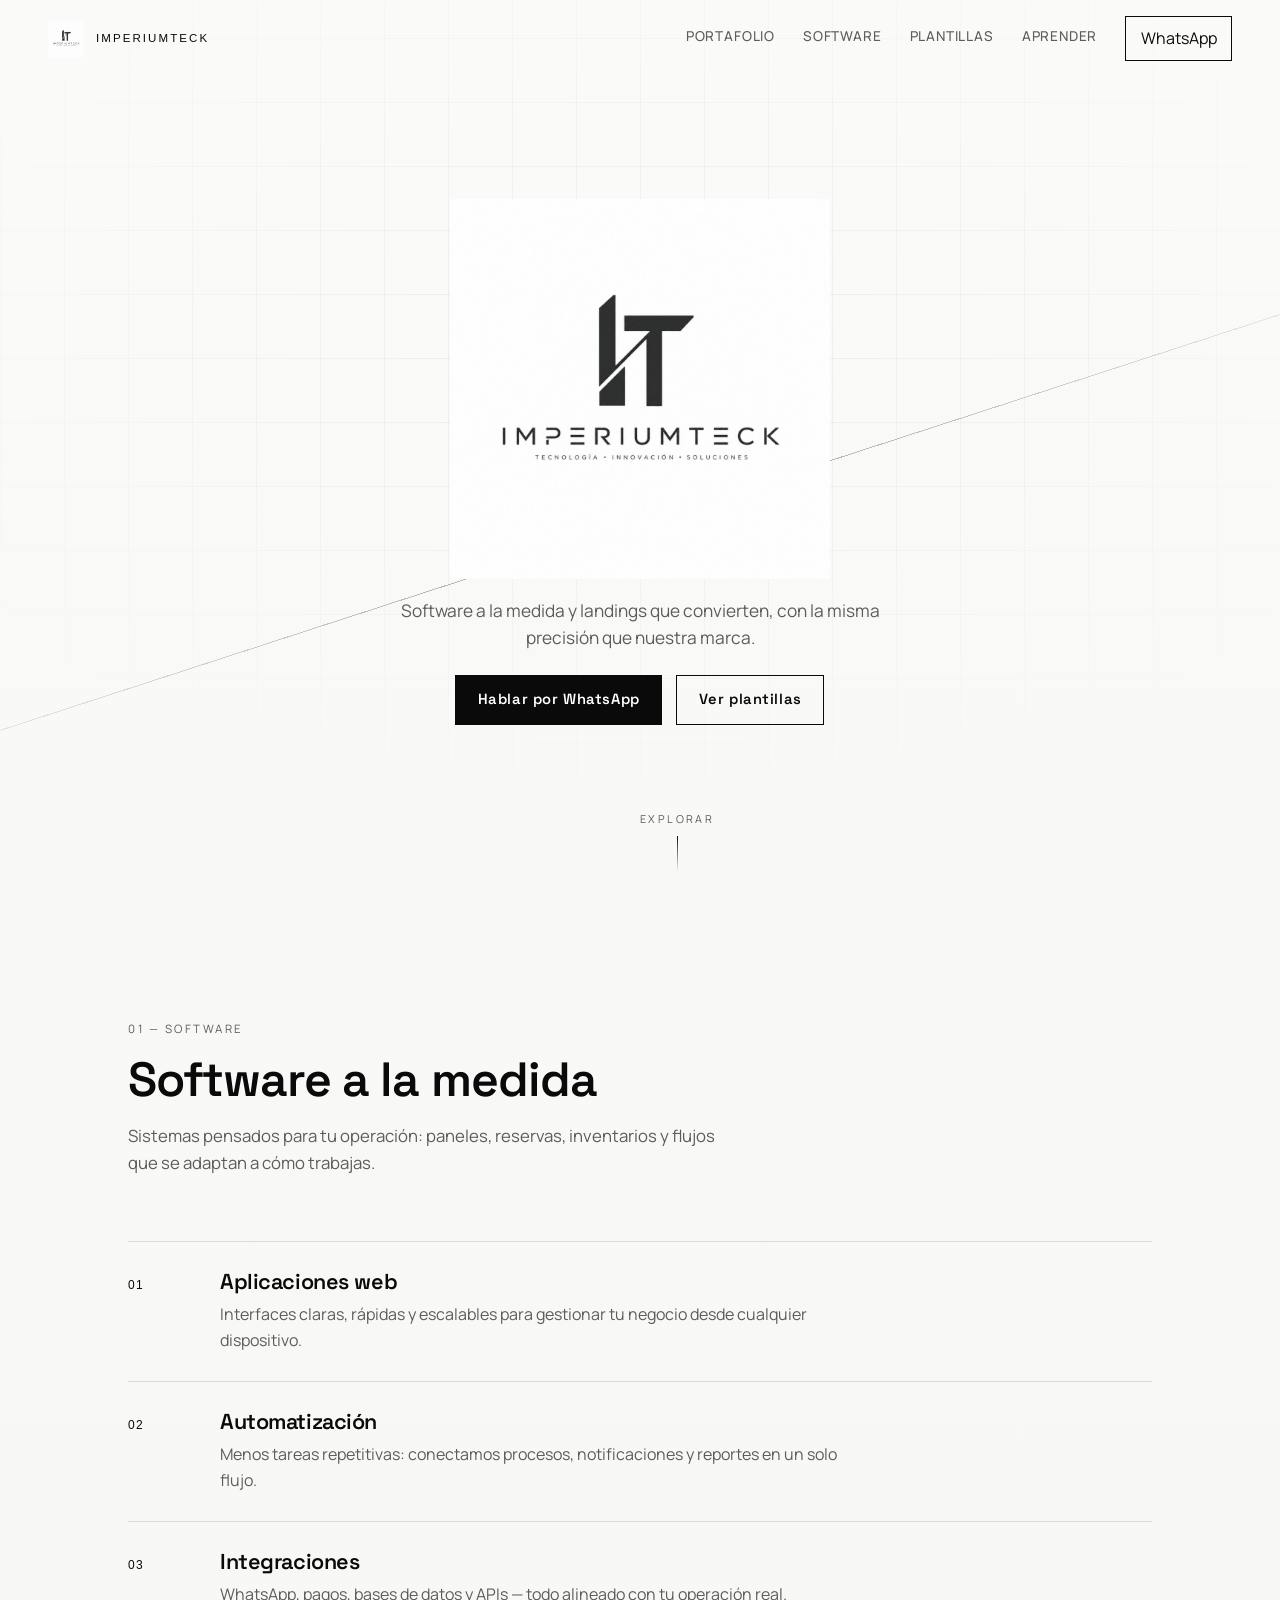
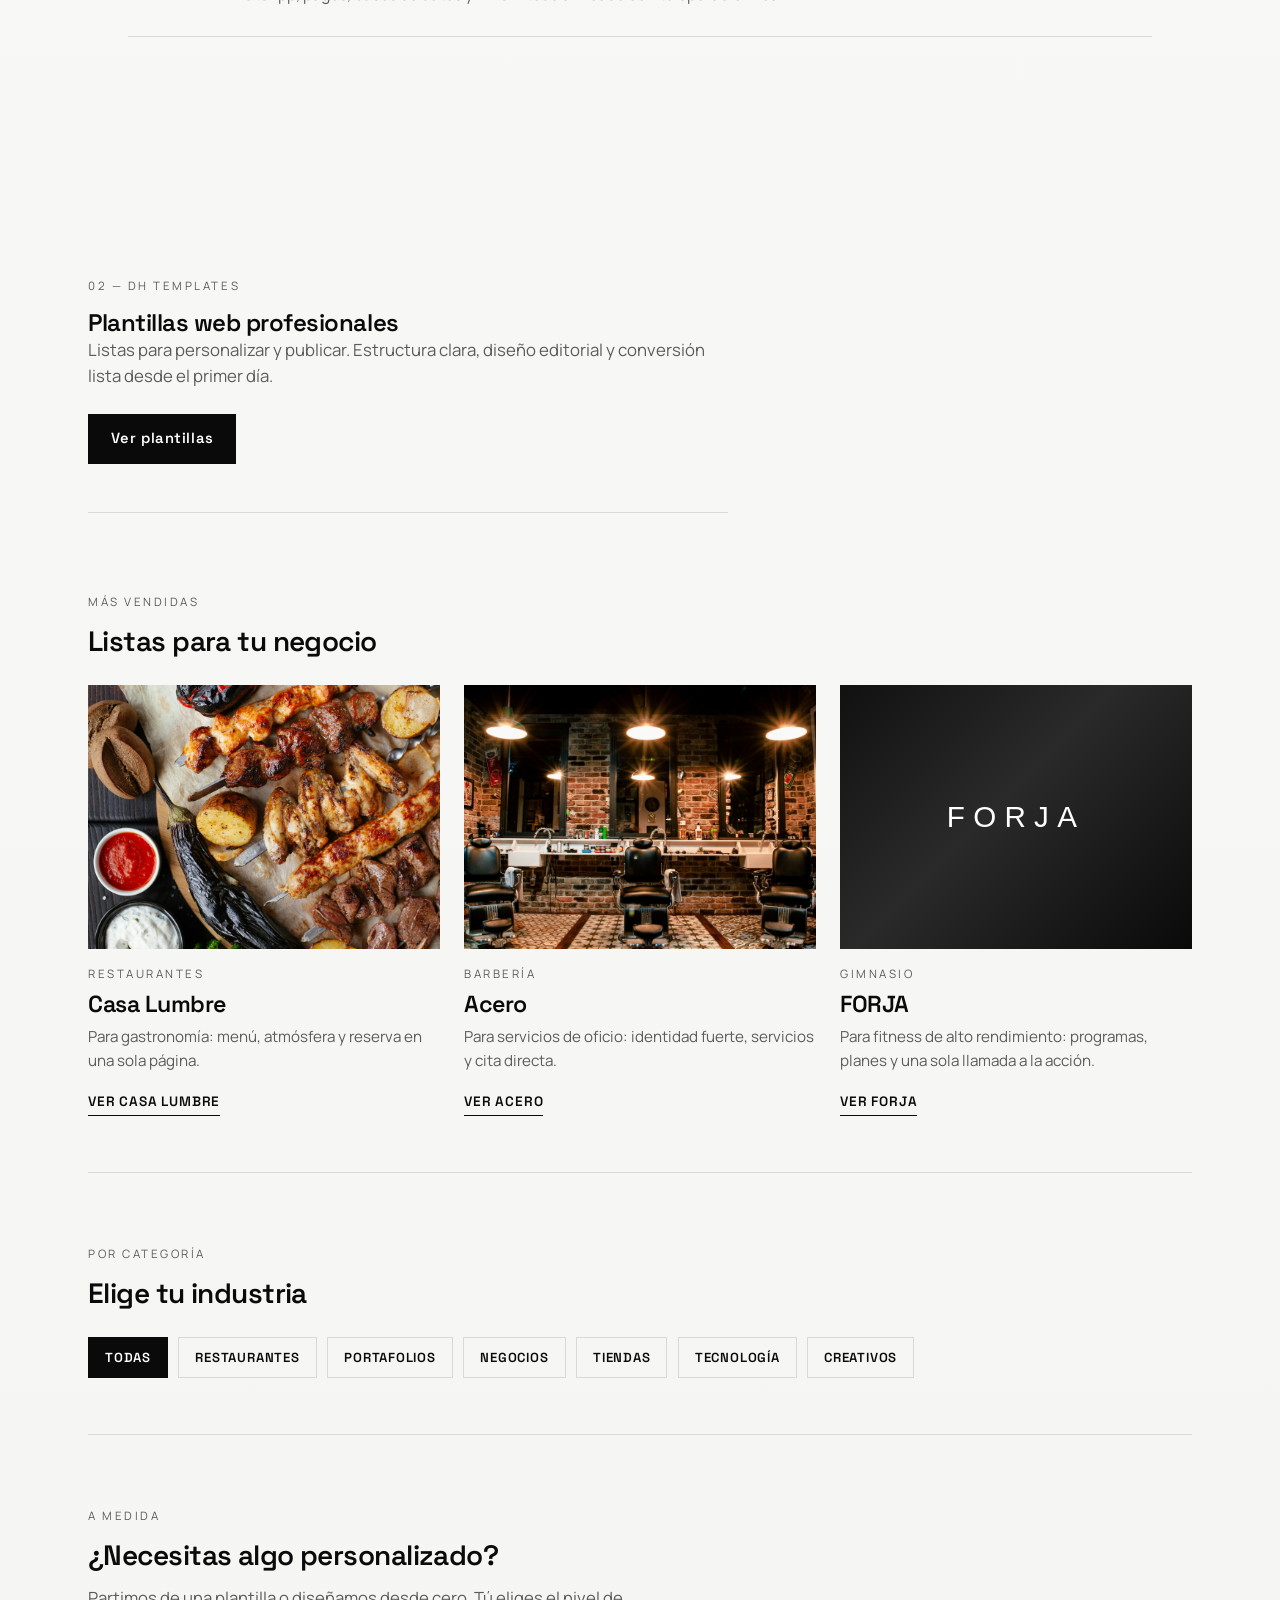
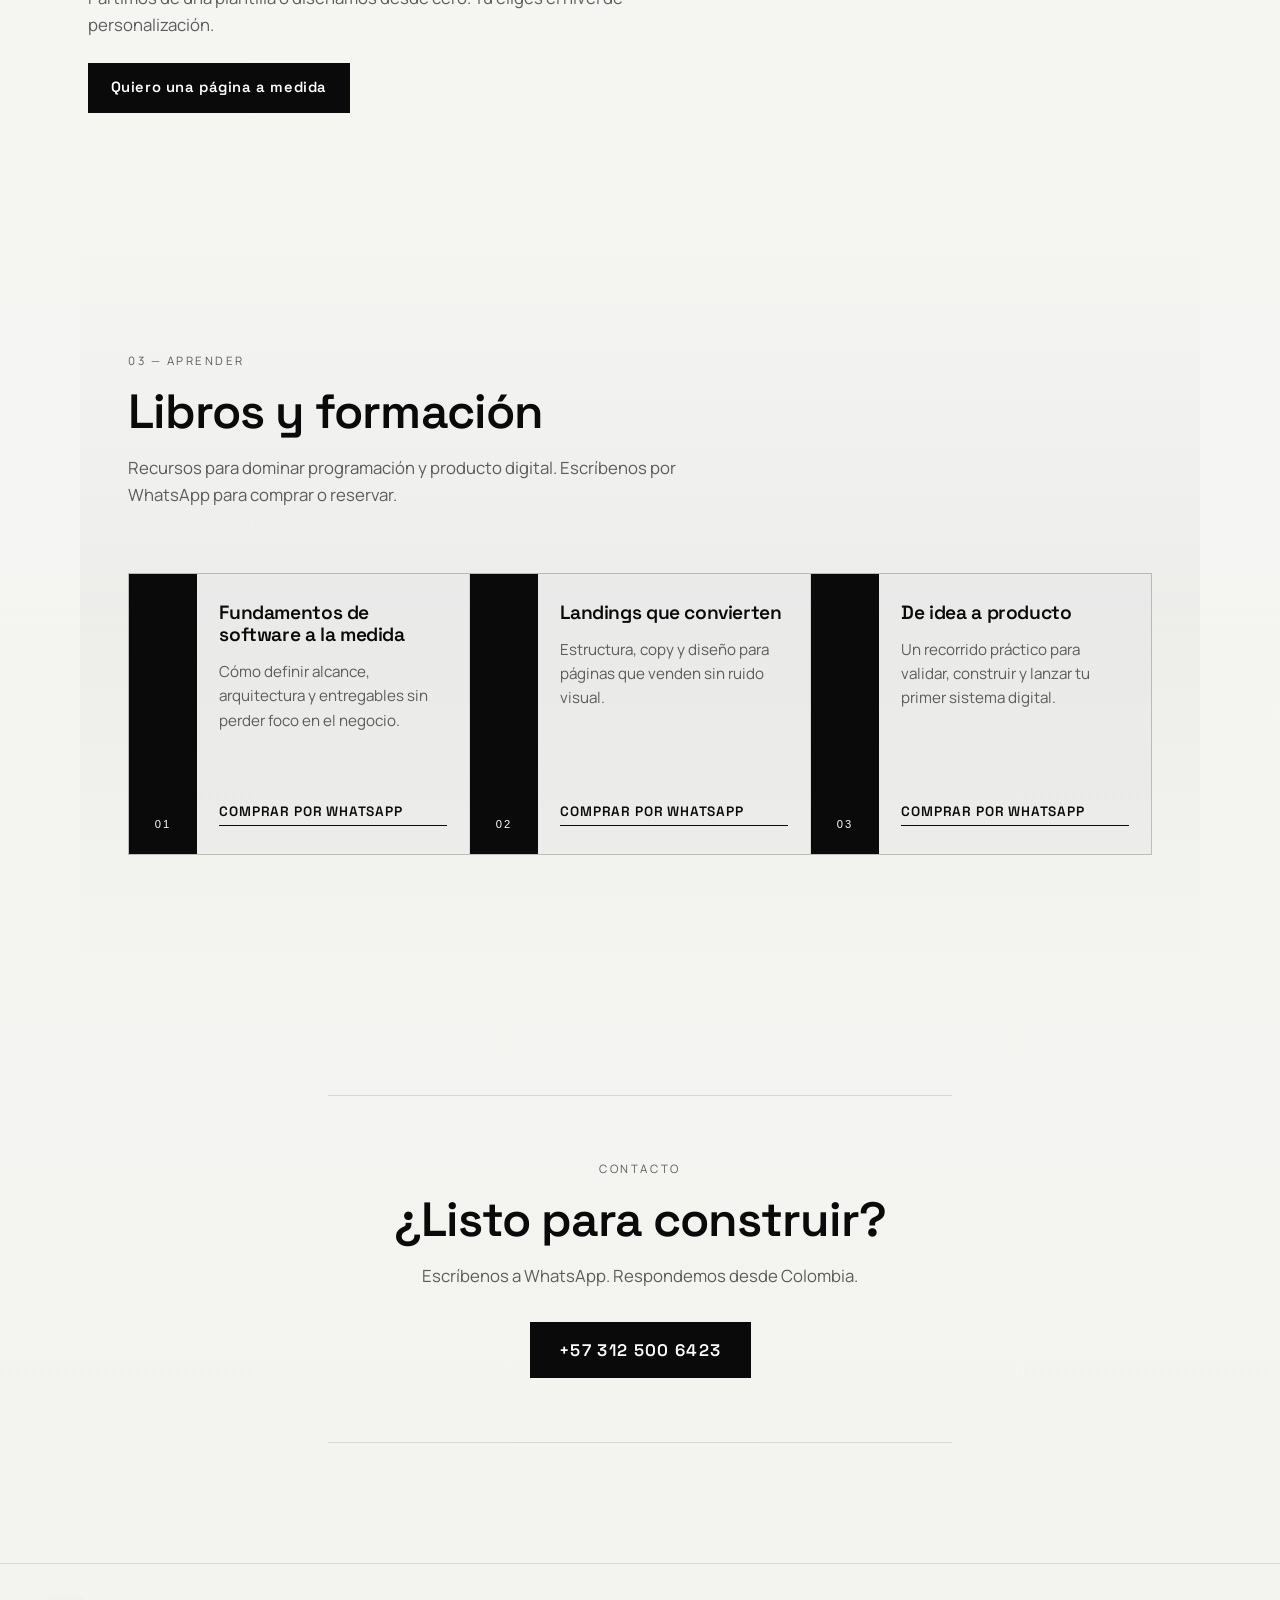
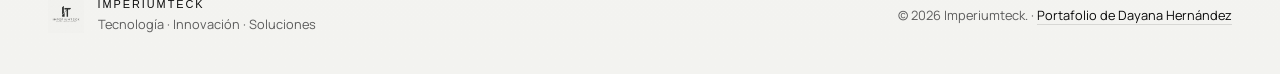
<file: empresa/index.html>
<!DOCTYPE html>
<html lang="es">
<head>
  <meta charset="UTF-8" />
  <meta name="viewport" content="width=device-width, initial-scale=1.0" />
  <meta name="description" content="Imperiumteck — software a la medida, landing pages y recursos para aprender. Tecnología, innovación y soluciones." />
  <title>Imperiumteck — Tecnología · Innovación · Soluciones</title>
  <link rel="preconnect" href="https://fonts.googleapis.com" />
  <link rel="preconnect" href="https://fonts.gstatic.com" crossorigin />
  <link href="https://fonts.googleapis.com/css2?family=Manrope:wght@400;500;600&family=Space+Grotesk:wght@500;600;700&family=Syncopate:wght@700&display=swap" rel="stylesheet" />
  <link rel="stylesheet" href="css/styles.css" />
  <link rel="icon" href="assets/logo-imperiumteck.png" type="image/png" />
</head>
<body>
  <a class="skip-link" href="#contenido">Saltar al contenido</a>
  <div class="scroll-progress" data-progress aria-hidden="true"></div>

  <header class="site-header" data-header>
    <a class="brand" href="#inicio" aria-label="Imperiumteck — inicio">
      <img src="assets/logo-imperiumteck.png" alt="" width="40" height="40" />
      <span>Imperiumteck</span>
    </a>
    <button class="nav-toggle" type="button" aria-expanded="false" aria-controls="nav-principal" aria-label="Abrir menú">
      <span></span><span></span>
    </button>
    <nav id="nav-principal" class="nav" aria-label="Principal">
      <a href="../index.html" data-nav>Portafolio</a>
      <a href="#software" data-nav>Software</a>
      <a href="#plantillas" data-nav>Plantillas</a>
      <a href="#aprender" data-nav>Aprender</a>
      <a class="nav-cta" href="https://wa.me/573125006423" target="_blank" rel="noopener noreferrer">WhatsApp</a>
    </nav>
  </header>

  <main id="contenido">
    <section id="inicio" class="hero" aria-label="Inicio" data-section>
      <div class="hero-plane" aria-hidden="true">
        <div class="hero-grid" data-parallax="0.12"></div>
        <div class="hero-slash"></div>
      </div>
      <div class="hero-content">
        <h1 class="sr-only">Imperiumteck</h1>
        <img class="hero-logo" src="assets/logo-imperiumteck.png" alt="Imperiumteck — Tecnología, Innovación, Soluciones" width="420" height="420" fetchpriority="high" data-parallax="0.05" />
        <p class="hero-lead">Software a la medida y landings que convierten, con la misma precisión que nuestra marca.</p>
        <div class="hero-actions">
          <a class="btn btn-solid" href="https://wa.me/573125006423?text=Hola%20Imperiumteck%2C%20quiero%20cotizar%20un%20proyecto" target="_blank" rel="noopener noreferrer" data-magnetic>
            <span class="btn-label">Hablar por WhatsApp</span>
          </a>
          <a class="btn btn-line" href="#plantillas" data-magnetic>
            <span class="btn-label">Ver plantillas</span>
          </a>
        </div>
      </div>
      <a class="scroll-hint" href="#plantillas" aria-label="Ir a plantillas">
        <span>Explorar</span>
        <span class="scroll-hint-line"></span>
      </a>
    </section>

    <section id="software" class="section software" data-section data-reveal>
      <div class="section-head" data-reveal-child>
        <p class="eyebrow">01 — Software</p>
        <h2>Software a la medida</h2>
        <p class="section-lead">Sistemas pensados para tu operación: paneles, reservas, inventarios y flujos que se adaptan a cómo trabajas.</p>
      </div>
      <ul class="service-list">
        <li data-reveal-child style="--i: 0">
          <span class="service-index">01</span>
          <div>
            <h3>Aplicaciones web</h3>
            <p>Interfaces claras, rápidas y escalables para gestionar tu negocio desde cualquier dispositivo.</p>
          </div>
        </li>
        <li data-reveal-child style="--i: 1">
          <span class="service-index">02</span>
          <div>
            <h3>Automatización</h3>
            <p>Menos tareas repetitivas: conectamos procesos, notificaciones y reportes en un solo flujo.</p>
          </div>
        </li>
        <li data-reveal-child style="--i: 2">
          <span class="service-index">03</span>
          <div>
            <h3>Integraciones</h3>
            <p>WhatsApp, pagos, bases de datos y APIs — todo alineado con tu operación real.</p>
          </div>
        </li>
      </ul>
    </section>

    <section id="plantillas" class="section templates" data-section data-reveal>
      <div class="templates-hero" data-reveal-child>
        <p class="eyebrow">02 — DH Templates</p>
        <h2>Plantillas web profesionales</h2>
        <p class="section-lead">Listas para personalizar y publicar. Estructura clara, diseño editorial y conversión lista desde el primer día.</p>
        <a class="btn btn-solid" href="#mas-vendidas" data-magnetic>
          <span class="btn-label">Ver plantillas</span>
        </a>
      </div>

      <div id="mas-vendidas" class="templates-block" data-reveal-child style="--i: 0">
        <div class="templates-block-head">
          <p class="eyebrow">Más vendidas</p>
          <h3 class="templates-subhead">Listas para tu negocio</h3>
        </div>
        <div class="template-grid" data-template-grid>
          <article class="template-card" data-category="restaurantes negocios">
            <a class="template-visual" href="../landings/restaurante/index.html">
              <img src="../landings/restaurante/assets/hero.jpg" alt="Casa Lumbre — restaurante" width="1200" height="800" loading="lazy" />
              <span class="project-overlay"><span>Ver demo</span></span>
            </a>
            <div class="template-meta">
              <p class="project-label">Restaurantes</p>
              <h3>Casa Lumbre</h3>
              <p>Para gastronomía: menú, atmósfera y reserva en una sola página.</p>
              <a class="text-link" href="../landings/restaurante/index.html">Ver Casa Lumbre</a>
            </div>
          </article>

          <article class="template-card" data-category="negocios creativos">
            <a class="template-visual" href="../landings/barberia/index.html">
              <img src="../landings/barberia/assets/hero.jpg" alt="Acero — barbería" width="1200" height="800" loading="lazy" />
              <span class="project-overlay"><span>Ver demo</span></span>
            </a>
            <div class="template-meta">
              <p class="project-label">Barbería</p>
              <h3>Acero</h3>
              <p>Para servicios de oficio: identidad fuerte, servicios y cita directa.</p>
              <a class="text-link" href="../landings/barberia/index.html">Ver Acero</a>
            </div>
          </article>

          <article class="template-card" data-category="negocios">
            <a class="template-visual" href="../landings/gym/index.html">
              <div class="template-visual-nova" aria-hidden="true">
                <span>FORJA</span>
              </div>
              <span class="project-overlay"><span>Ver demo</span></span>
            </a>
            <div class="template-meta">
              <p class="project-label">Gimnasio</p>
              <h3>FORJA</h3>
              <p>Para fitness de alto rendimiento: programas, planes y una sola llamada a la acción.</p>
              <a class="text-link" href="../landings/gym/index.html">Ver FORJA</a>
            </div>
          </article>
        </div>
      </div>

      <div class="templates-block" data-reveal-child style="--i: 1">
        <div class="templates-block-head">
          <p class="eyebrow">Por categoría</p>
          <h3 class="templates-subhead">Elige tu industria</h3>
        </div>
        <div class="category-list" role="list">
          <button type="button" class="category-chip is-active" data-filter="all" role="listitem">Todas</button>
          <button type="button" class="category-chip" data-filter="restaurantes" role="listitem">Restaurantes</button>
          <button type="button" class="category-chip" data-filter="portafolios" role="listitem">Portafolios</button>
          <button type="button" class="category-chip" data-filter="negocios" role="listitem">Negocios</button>
          <button type="button" class="category-chip" data-filter="tiendas" role="listitem">Tiendas</button>
          <button type="button" class="category-chip" data-filter="tecnologia" role="listitem">Tecnología</button>
          <button type="button" class="category-chip" data-filter="creativos" role="listitem">Creativos</button>
        </div>
        <p class="category-empty" data-filter-empty hidden>Pronto más plantillas en esta categoría. Escríbenos y la armamos a tu medida.</p>
      </div>

      <div class="templates-custom" data-reveal-child style="--i: 2">
        <p class="eyebrow">A medida</p>
        <h3 class="templates-subhead">¿Necesitas algo personalizado?</h3>
        <p class="section-lead">Partimos de una plantilla o diseñamos desde cero. Tú eliges el nivel de personalización.</p>
        <a class="btn btn-solid" href="https://wa.me/573125006423?text=Hola%20Imperiumteck%2C%20quiero%20una%20página%20a%20medida" target="_blank" rel="noopener noreferrer" data-magnetic>
          <span class="btn-label">Quiero una página a medida</span>
        </a>
      </div>
    </section>

    <section id="aprender" class="section learn" data-section data-reveal>
      <div class="section-head" data-reveal-child>
        <p class="eyebrow">03 — Aprender</p>
        <h2>Libros y formación</h2>
        <p class="section-lead">Recursos para dominar programación y producto digital. Escríbenos por WhatsApp para comprar o reservar.</p>
      </div>

      <div class="books">
        <article class="book" data-reveal-child style="--i: 0">
          <div class="book-spine" aria-hidden="true">
            <span>01</span>
          </div>
          <div class="book-body">
            <h3>Fundamentos de software a la medida</h3>
            <p>Cómo definir alcance, arquitectura y entregables sin perder foco en el negocio.</p>
            <a class="text-link" href="https://wa.me/573125006423?text=Hola%2C%20quiero%20el%20libro%20Fundamentos%20de%20software%20a%20la%20medida" target="_blank" rel="noopener noreferrer">Comprar por WhatsApp</a>
          </div>
        </article>
        <article class="book" data-reveal-child style="--i: 1">
          <div class="book-spine" aria-hidden="true">
            <span>02</span>
          </div>
          <div class="book-body">
            <h3>Landings que convierten</h3>
            <p>Estructura, copy y diseño para páginas que venden sin ruido visual.</p>
            <a class="text-link" href="https://wa.me/573125006423?text=Hola%2C%20quiero%20el%20libro%20Landings%20que%20convierten" target="_blank" rel="noopener noreferrer">Comprar por WhatsApp</a>
          </div>
        </article>
        <article class="book" data-reveal-child style="--i: 2">
          <div class="book-spine" aria-hidden="true">
            <span>03</span>
          </div>
          <div class="book-body">
            <h3>De idea a producto</h3>
            <p>Un recorrido práctico para validar, construir y lanzar tu primer sistema digital.</p>
            <a class="text-link" href="https://wa.me/573125006423?text=Hola%2C%20quiero%20el%20libro%20De%20idea%20a%20producto" target="_blank" rel="noopener noreferrer">Comprar por WhatsApp</a>
          </div>
        </article>
      </div>
    </section>

    <section id="contacto" class="section contact" data-section data-reveal>
      <div class="contact-inner" data-reveal-child>
        <p class="eyebrow">Contacto</p>
        <h2>¿Listo para construir?</h2>
        <p class="section-lead">Escríbenos a WhatsApp. Respondemos desde Colombia.</p>
        <a class="btn btn-solid btn-lg" href="https://wa.me/573125006423" target="_blank" rel="noopener noreferrer" data-magnetic>
          <span class="btn-label">+57 312 500 6423</span>
        </a>
      </div>
    </section>
  </main>

  <footer class="site-footer">
    <div class="footer-brand">
      <img src="assets/logo-imperiumteck.png" alt="" width="36" height="36" />
      <div>
        <p class="footer-name">Imperiumteck</p>
        <p class="footer-tag">Tecnología · Innovación · Soluciones</p>
      </div>
    </div>
    <p class="footer-copy">© <span data-year></span> Imperiumteck. · <a href="../index.html">Portafolio de Dayana Hernández</a></p>
  </footer>

  <script src="js/main.js"></script>
</body>
</html>
</file>
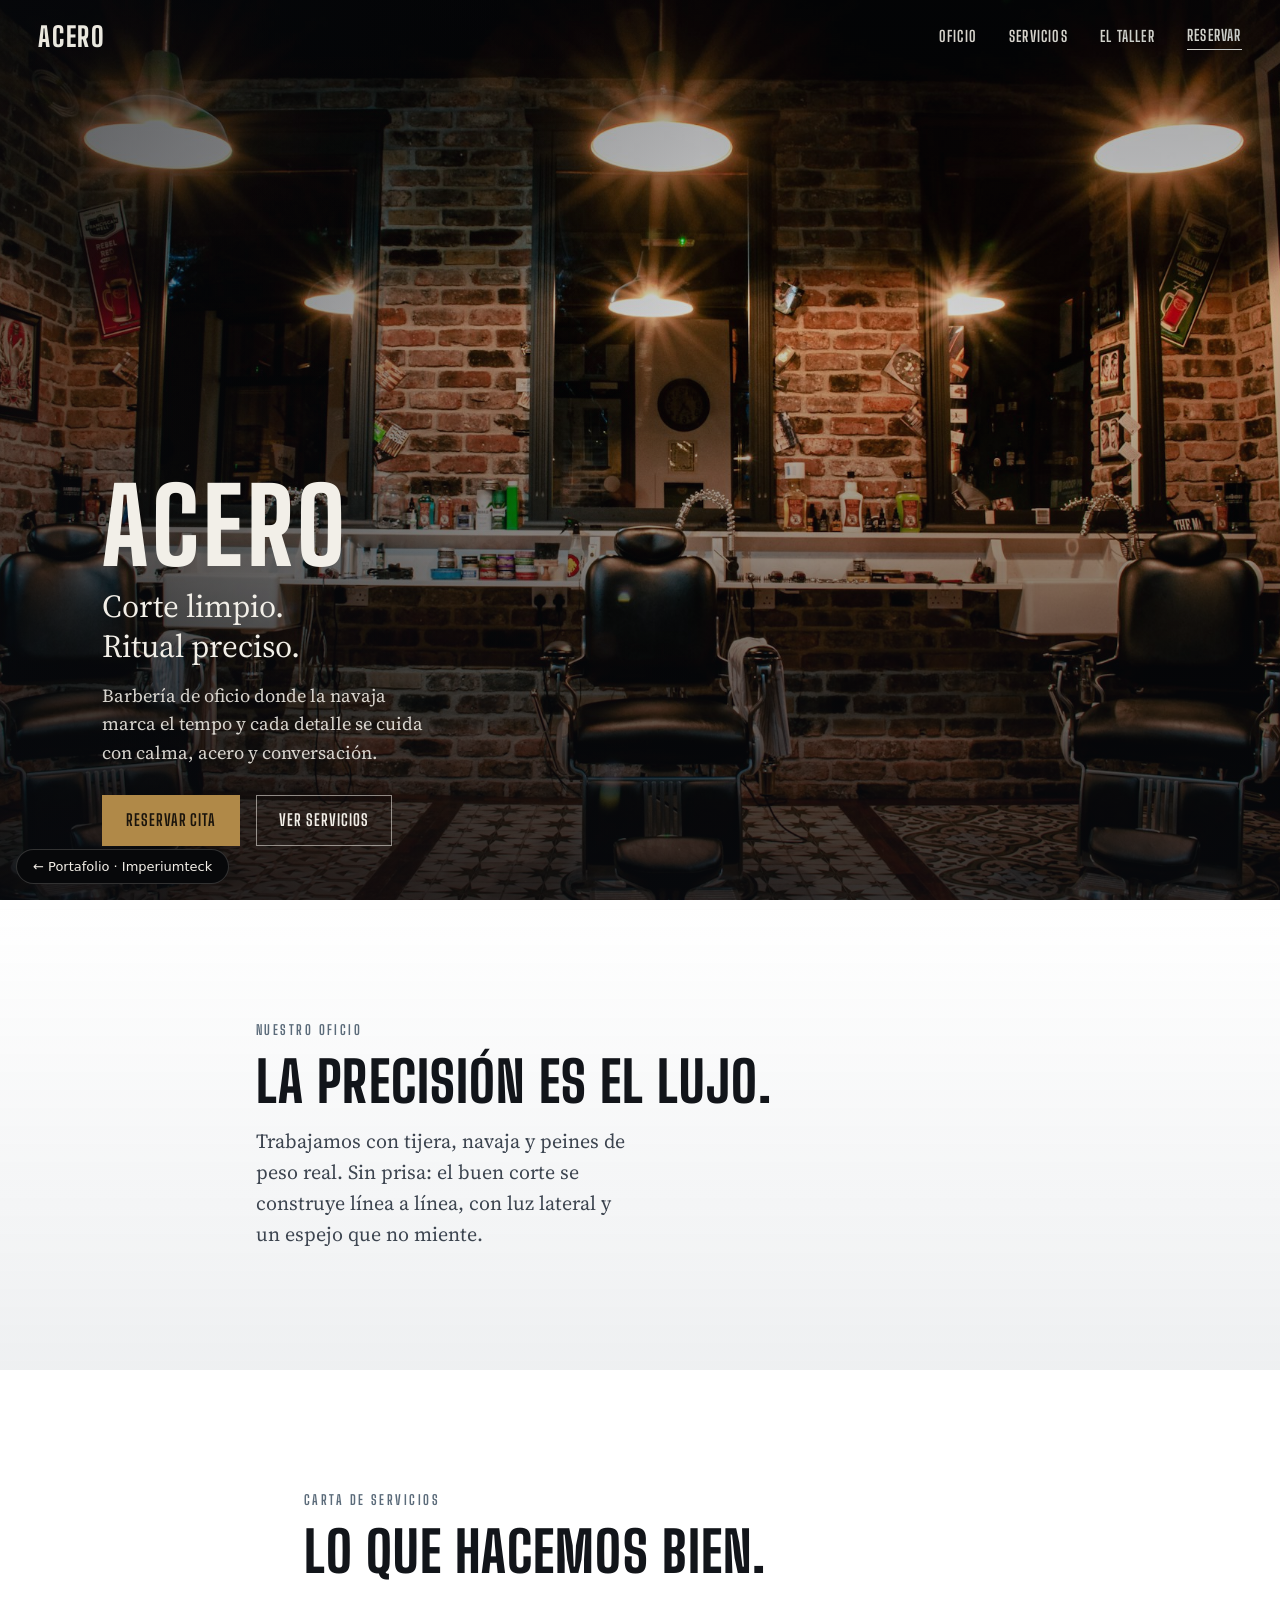
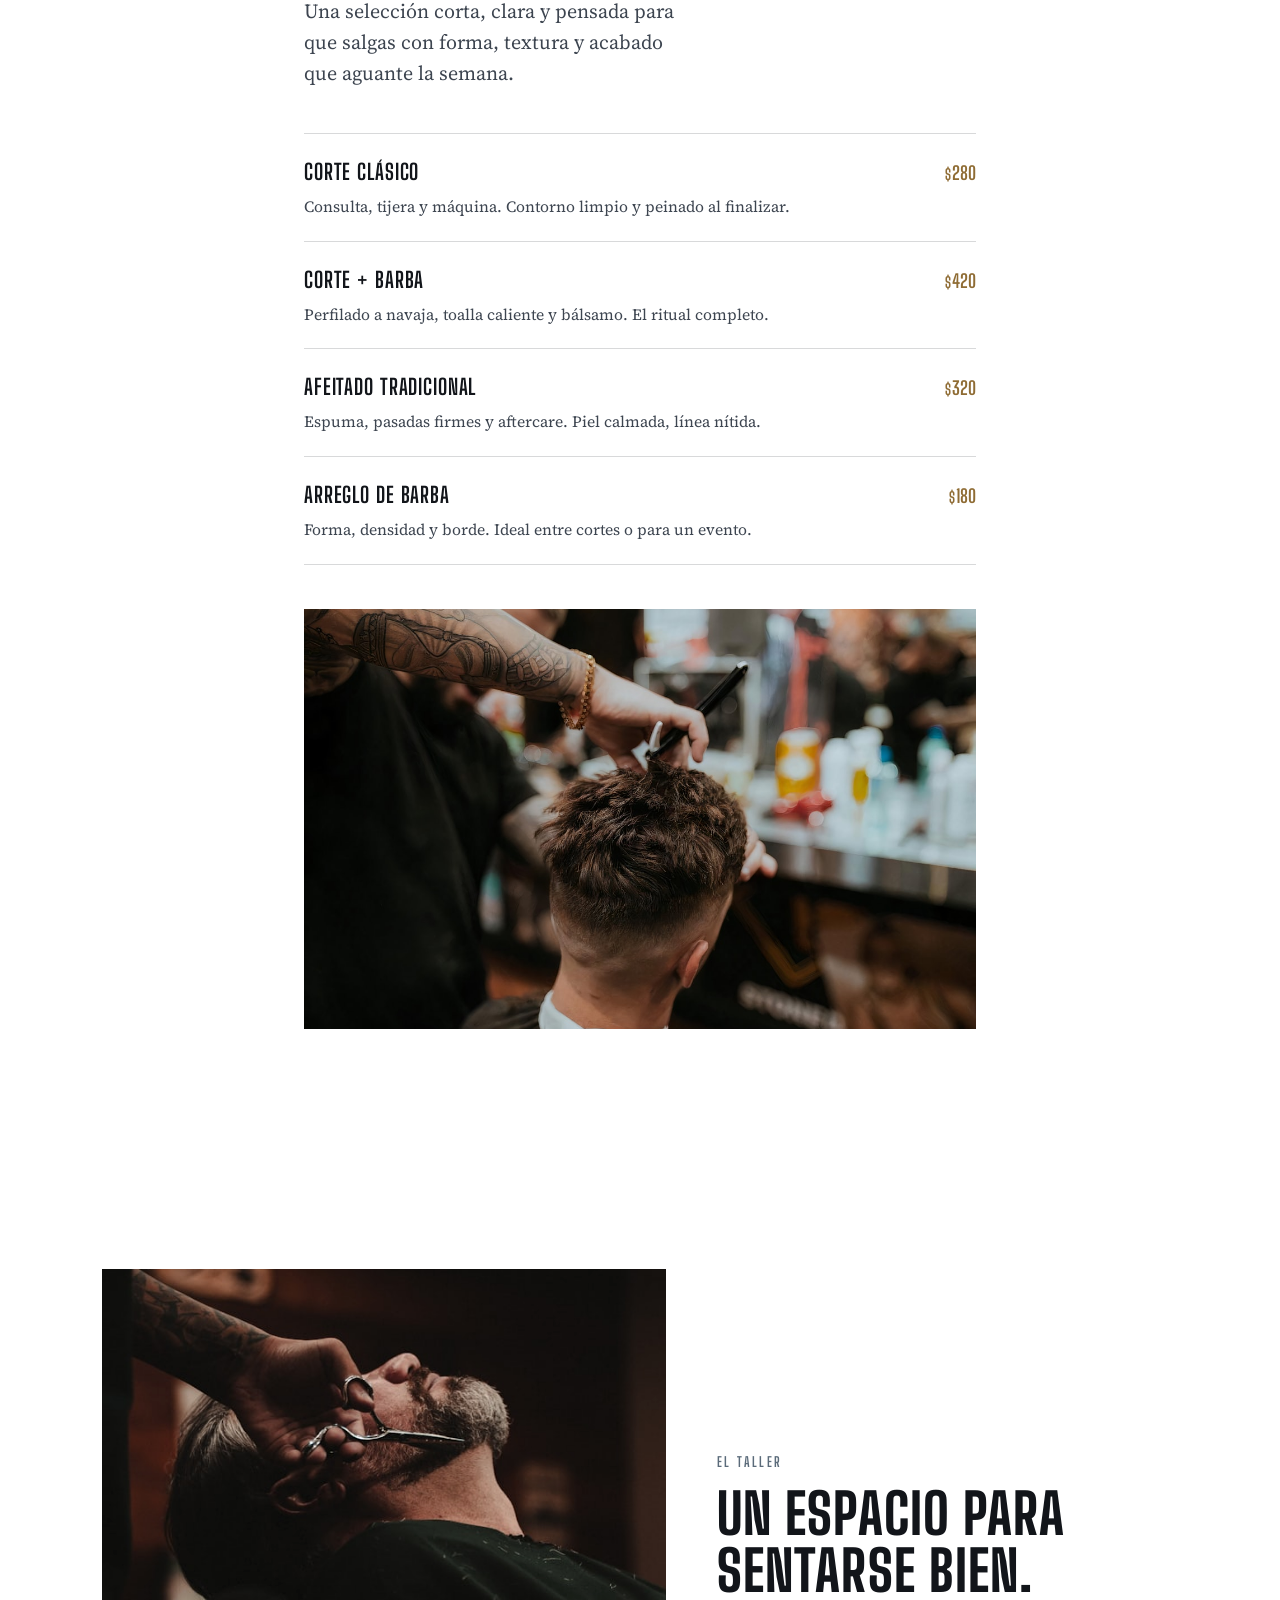
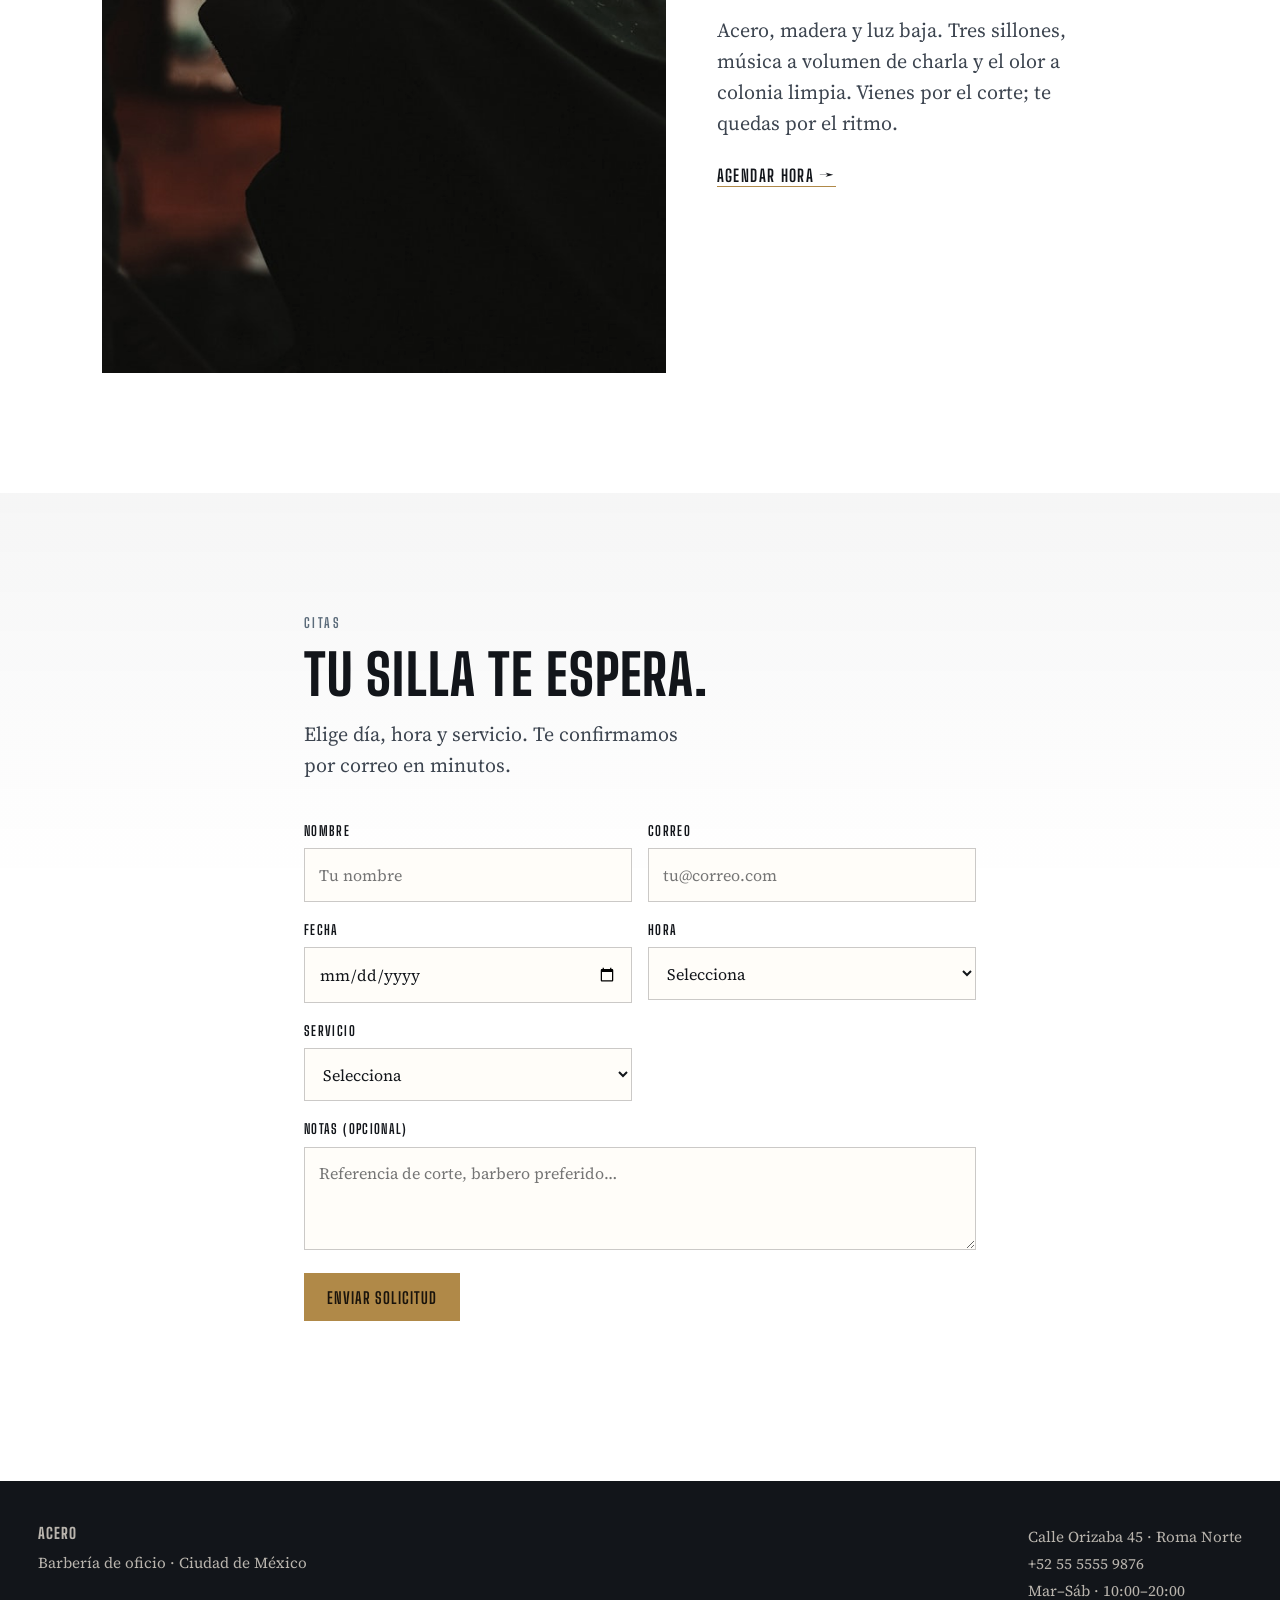
<file: landings/barberia/index.html>
<!DOCTYPE html>
<html lang="es">
<head>
  <meta charset="UTF-8" />
  <meta name="viewport" content="width=device-width, initial-scale=1.0" />
  <meta name="description" content="Acero Barbería — cortes precisos, ritual clásico. Reserva tu cita." />
  <title>Acero — Barbería de oficio</title>
  <link rel="preconnect" href="https://fonts.googleapis.com" />
  <link rel="preconnect" href="https://fonts.gstatic.com" crossorigin />
  <link href="https://fonts.googleapis.com/css2?family=Big+Shoulders+Display:wght@600;700;800&family=Source+Serif+4:opsz,wght@8..60,400;8..60,600&display=swap" rel="stylesheet" />
  <link rel="stylesheet" href="css/styles.css" />
</head>
<body>
  <a class="skip-link" href="#contenido">Saltar al contenido</a>
  <a href="../../index.html#landings" class="to-portfolio">← Portafolio · Imperiumteck</a>
  <style>
    .to-portfolio{position:fixed;bottom:16px;left:16px;z-index:90;background:#07080a;color:#f3efe8;border:1px solid rgba(243,239,232,.18);border-radius:999px;padding:10px 16px;font:500 13px/1 system-ui,sans-serif;text-decoration:none}
  </style>

  <header class="site-header" data-reveal>
    <a class="logo" href="#inicio" aria-label="Acero Barbería — inicio">Acero</a>
    <button class="nav-toggle" type="button" aria-expanded="false" aria-controls="nav-principal" aria-label="Abrir menú">
      <span></span><span></span>
    </button>
    <nav id="nav-principal" class="nav" aria-label="Principal">
      <a href="#oficio">Oficio</a>
      <a href="#servicios">Servicios</a>
      <a href="#taller">El taller</a>
      <a class="nav-cta" href="#cita">Reservar</a>
    </nav>
  </header>

  <main id="contenido">
    <section id="inicio" class="hero" aria-label="Inicio">
      <div class="hero-media" aria-hidden="true">
        <img src="assets/hero.jpg" alt="" width="1920" height="1080" fetchpriority="high" />
      </div>
      <div class="hero-content">
        <p class="brand" data-reveal>Acero</p>
        <h1 class="hero-title" data-reveal>Corte limpio.<br />Ritual preciso.</h1>
        <p class="hero-lead" data-reveal>Barbería de oficio donde la navaja marca el tempo y cada detalle se cuida con calma, acero y conversación.</p>
        <div class="hero-actions" data-reveal>
          <a class="btn btn-primary" href="#cita">Reservar cita</a>
          <a class="btn btn-ghost" href="#servicios">Ver servicios</a>
        </div>
      </div>
    </section>

    <section id="oficio" class="section oficio">
      <div class="section-inner">
        <p class="eyebrow" data-reveal>Nuestro oficio</p>
        <h2 class="section-title" data-reveal>La precisión es el lujo.</h2>
        <p class="section-lead" data-reveal>Trabajamos con tijera, navaja y peines de peso real. Sin prisa: el buen corte se construye línea a línea, con luz lateral y un espejo que no miente.</p>
      </div>
    </section>

    <section id="servicios" class="section servicios">
      <div class="section-inner">
        <p class="eyebrow" data-reveal>Carta de servicios</p>
        <h2 class="section-title" data-reveal>Lo que hacemos bien.</h2>
        <p class="section-lead" data-reveal>Una selección corta, clara y pensada para que salgas con forma, textura y acabado que aguante la semana.</p>

        <ul class="menu-list" role="list">
          <li class="menu-item" data-reveal>
            <div class="menu-copy">
              <h3>Corte clásico</h3>
              <p>Consulta, tijera y máquina. Contorno limpio y peinado al finalizar.</p>
            </div>
            <span class="menu-price">280</span>
          </li>
          <li class="menu-item" data-reveal>
            <div class="menu-copy">
              <h3>Corte + barba</h3>
              <p>Perfilado a navaja, toalla caliente y bálsamo. El ritual completo.</p>
            </div>
            <span class="menu-price">420</span>
          </li>
          <li class="menu-item" data-reveal>
            <div class="menu-copy">
              <h3>Afeitado tradicional</h3>
              <p>Espuma, pasadas firmes y aftercare. Piel calmada, línea nítida.</p>
            </div>
            <span class="menu-price">320</span>
          </li>
          <li class="menu-item" data-reveal>
            <div class="menu-copy">
              <h3>Arreglo de barba</h3>
              <p>Forma, densidad y borde. Ideal entre cortes o para un evento.</p>
            </div>
            <span class="menu-price">180</span>
          </li>
        </ul>

        <figure class="menu-visual" data-reveal>
          <img src="assets/corte-1.jpg" alt="Barbero realizando un corte con tijera y peine" width="1200" height="800" loading="lazy" />
        </figure>
      </div>
    </section>

    <section id="taller" class="section taller">
      <div class="taller-media" data-reveal>
        <img src="assets/taller.jpg" alt="Interior de Acero Barbería con sillones y espejos" width="1200" height="800" loading="lazy" />
      </div>
      <div class="taller-copy">
        <p class="eyebrow" data-reveal>El taller</p>
        <h2 class="section-title" data-reveal>Un espacio para sentarse bien.</h2>
        <p class="section-lead" data-reveal>Acero, madera y luz baja. Tres sillones, música a volumen de charla y el olor a colonia limpia. Vienes por el corte; te quedas por el ritmo.</p>
        <a class="text-link" href="#cita" data-reveal>Agendar hora →</a>
      </div>
    </section>

    <section id="cita" class="section cita">
      <div class="section-inner">
        <p class="eyebrow" data-reveal>Citas</p>
        <h2 class="section-title" data-reveal>Tu silla te espera.</h2>
        <p class="section-lead" data-reveal>Elige día, hora y servicio. Te confirmamos por correo en minutos.</p>

        <form class="cita-form" id="form-cita" novalidate data-reveal>
          <div class="field">
            <label for="nombre">Nombre</label>
            <input id="nombre" name="nombre" type="text" autocomplete="name" required placeholder="Tu nombre" />
          </div>
          <div class="field">
            <label for="email">Correo</label>
            <input id="email" name="email" type="email" autocomplete="email" required placeholder="tu@correo.com" />
          </div>
          <div class="field">
            <label for="fecha">Fecha</label>
            <input id="fecha" name="fecha" type="date" required />
          </div>
          <div class="field">
            <label for="hora">Hora</label>
            <select id="hora" name="hora" required>
              <option value="">Selecciona</option>
              <option>10:00</option>
              <option>11:00</option>
              <option>12:00</option>
              <option>13:00</option>
              <option>16:00</option>
              <option>17:00</option>
              <option>18:00</option>
              <option>19:00</option>
            </select>
          </div>
          <div class="field">
            <label for="servicio">Servicio</label>
            <select id="servicio" name="servicio" required>
              <option value="">Selecciona</option>
              <option>Corte clásico</option>
              <option>Corte + barba</option>
              <option>Afeitado tradicional</option>
              <option>Arreglo de barba</option>
            </select>
          </div>
          <div class="field field-full">
            <label for="notas">Notas (opcional)</label>
            <textarea id="notas" name="notas" rows="3" placeholder="Referencia de corte, barbero preferido…"></textarea>
          </div>
          <button class="btn btn-primary" type="submit">Enviar solicitud</button>
          <p class="form-status" id="form-status" role="status" aria-live="polite"></p>
        </form>
      </div>
    </section>
  </main>

  <footer class="site-footer">
    <div class="footer-brand">
      <p class="logo">Acero</p>
      <p>Barbería de oficio · Ciudad de México</p>
    </div>
    <div class="footer-meta">
      <p>Calle Orizaba 45 · Roma Norte</p>
      <p><a href="tel:+525555559876">+52 55 5555 9876</a></p>
      <p>Mar–Sáb · 10:00–20:00</p>
    </div>
  </footer>

  <script src="js/main.js"></script>
</body>
</html>
</file>
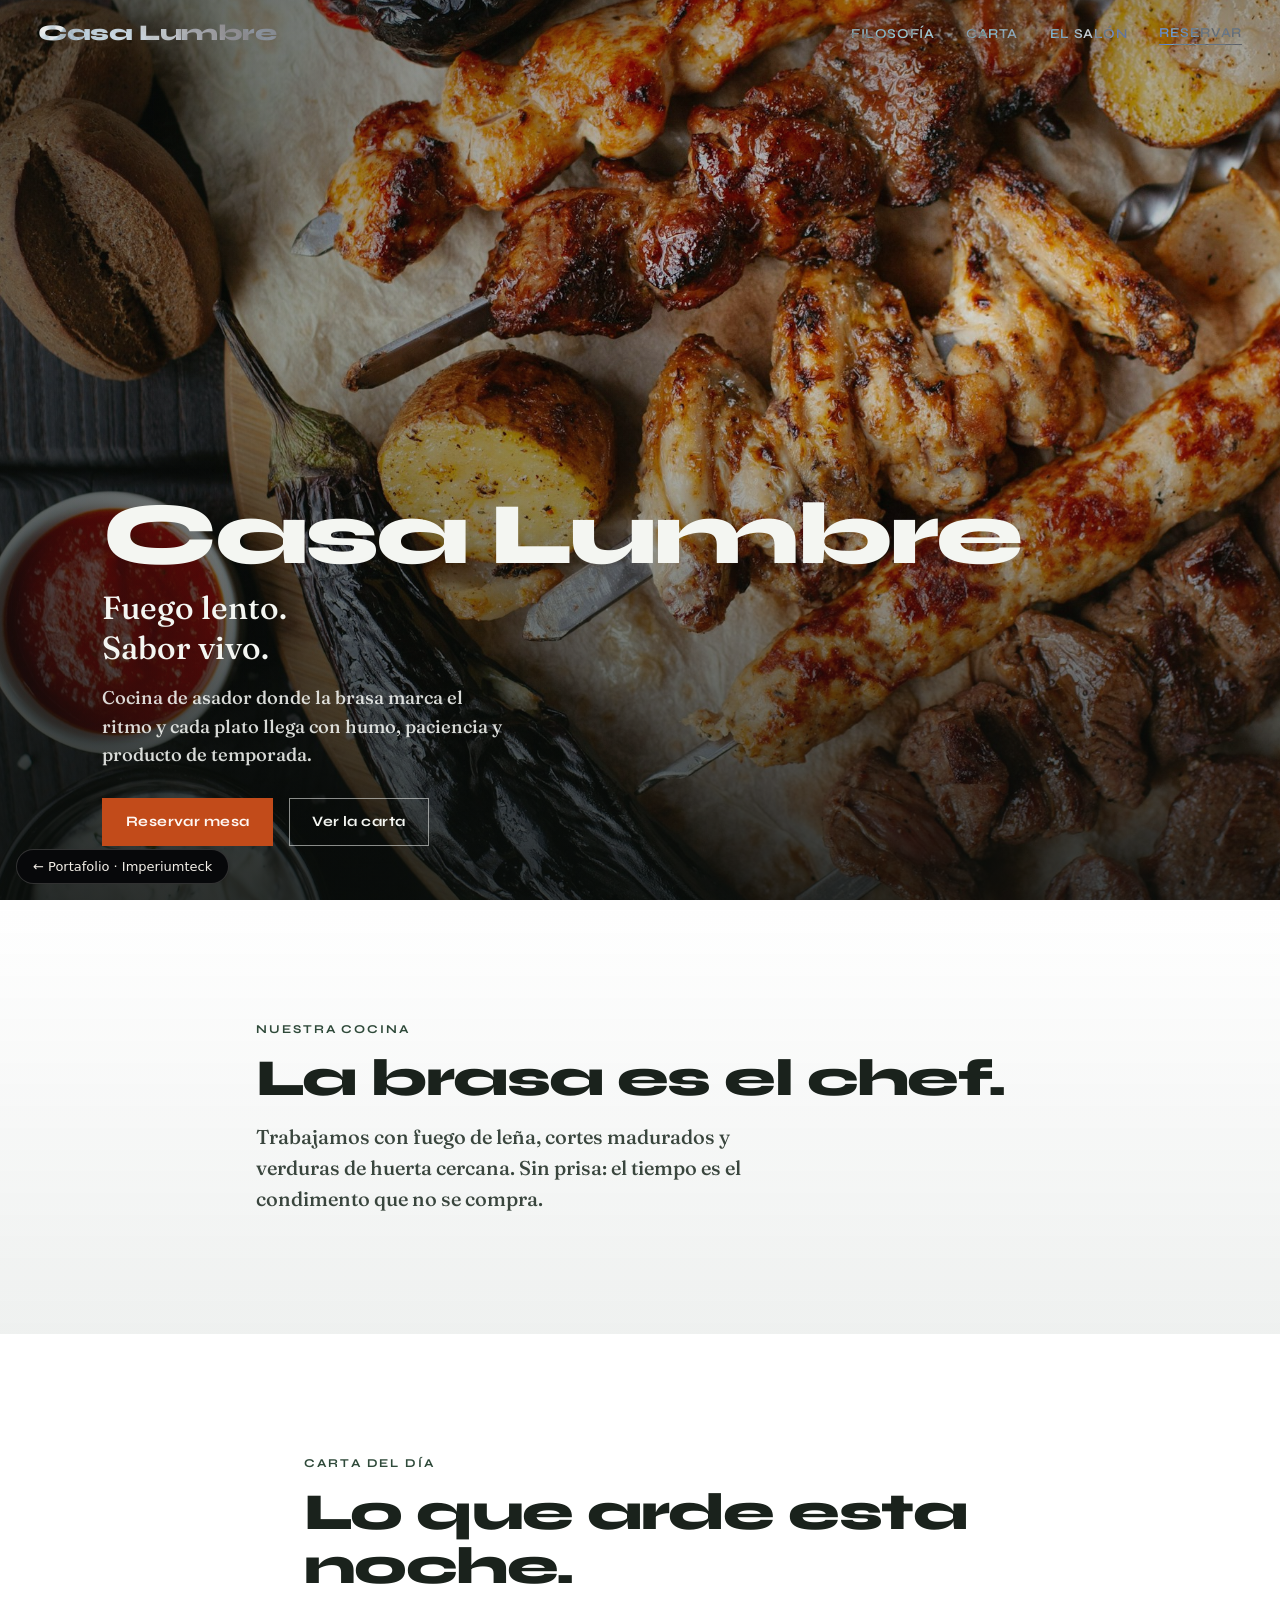
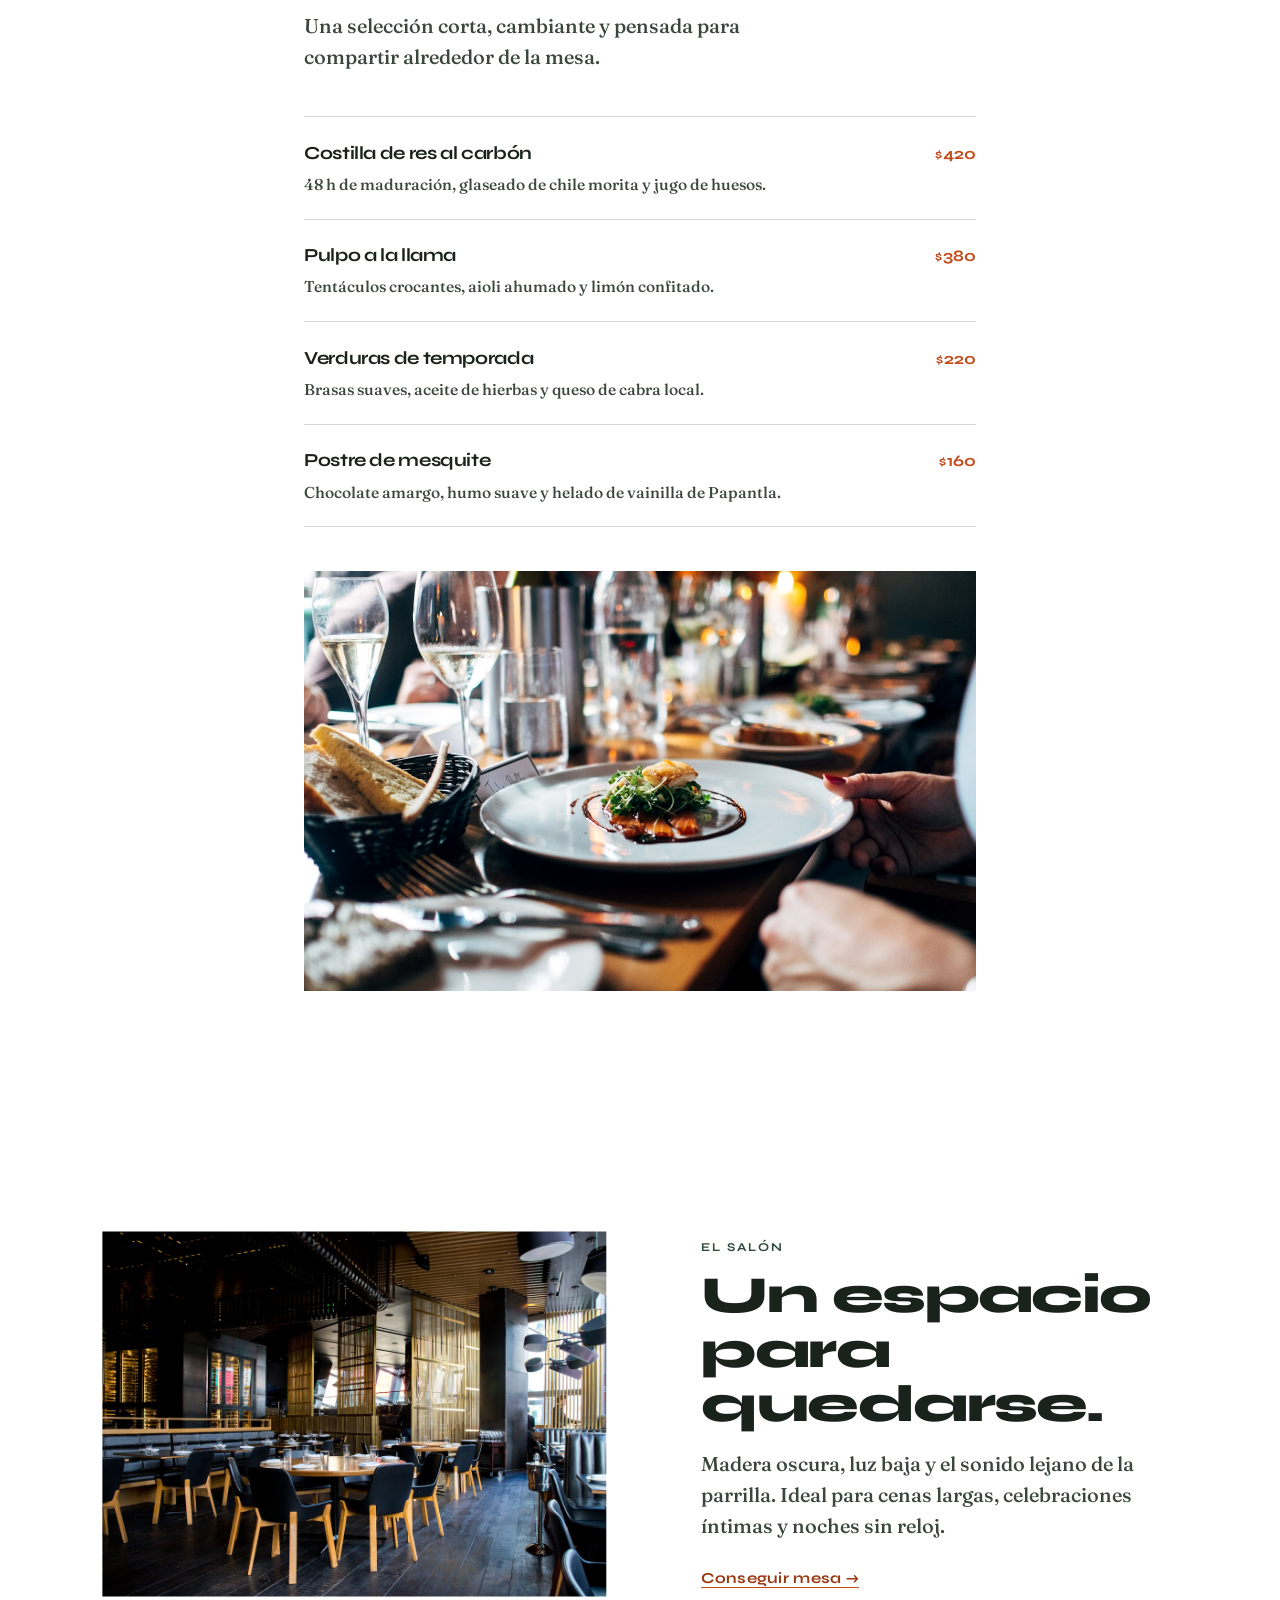
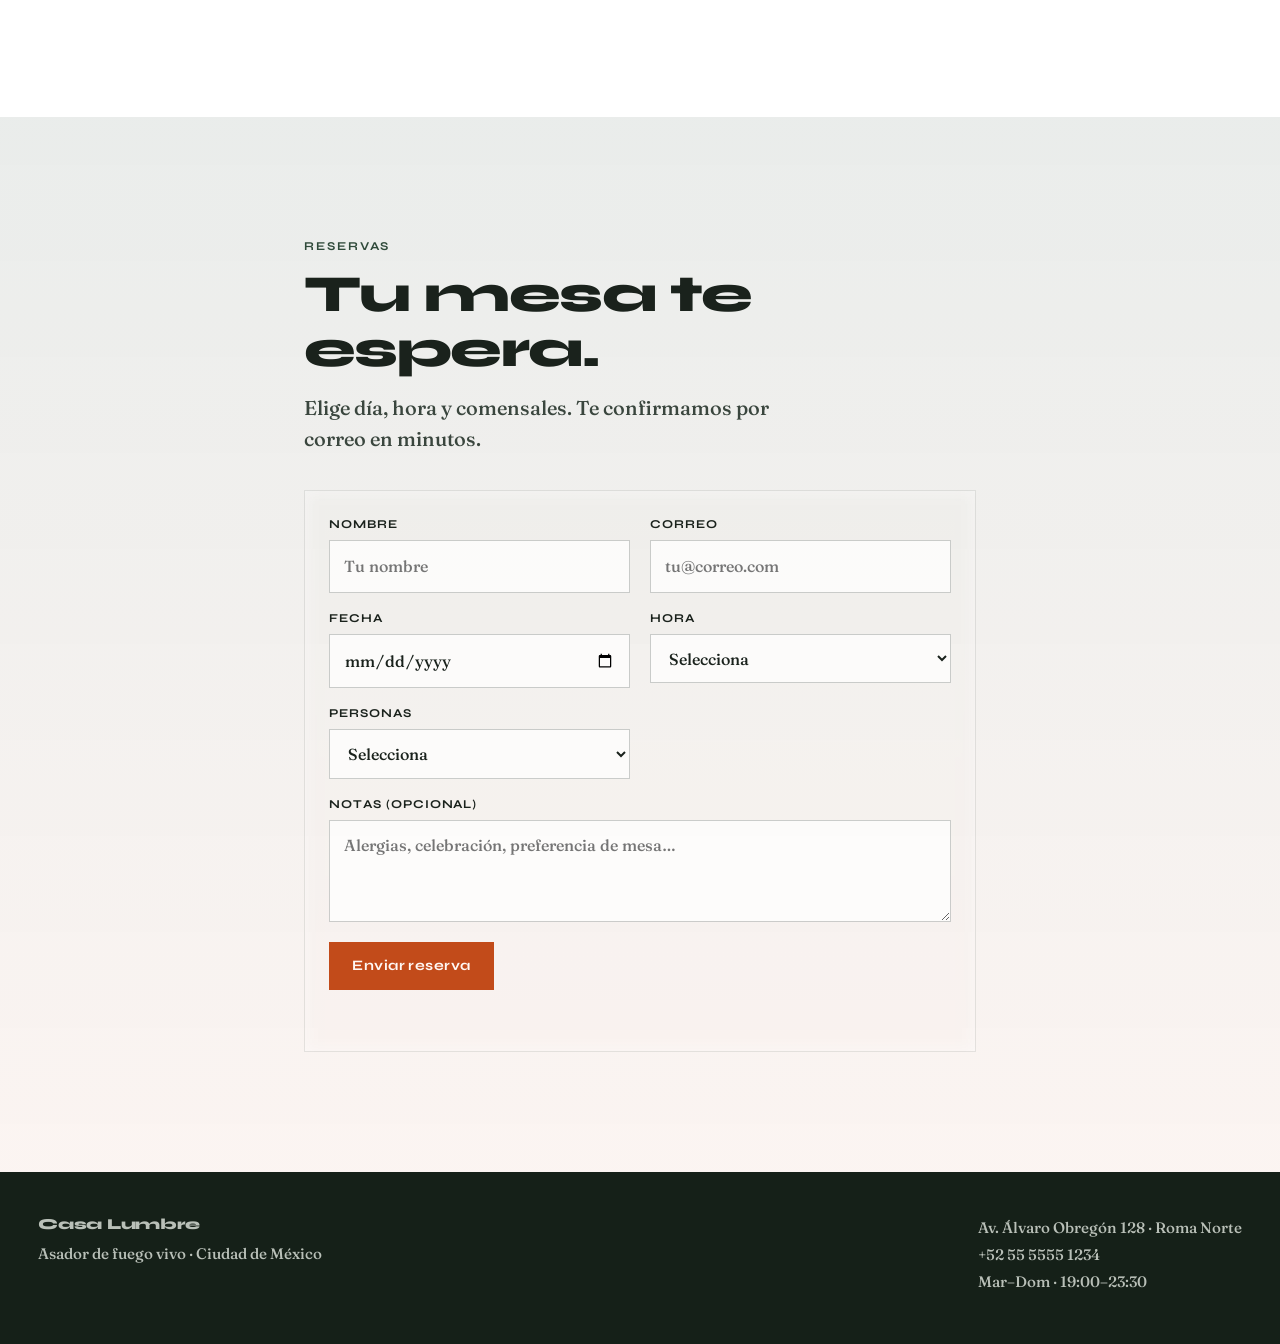
<file: landings/restaurante/index.html>
<!DOCTYPE html>
<html lang="es">
<head>
  <meta charset="UTF-8" />
  <meta name="viewport" content="width=device-width, initial-scale=1.0" />
  <meta name="description" content="Casa Lumbre — asador de fuego vivo en el corazón de la ciudad. Reserva tu mesa." />
  <title>Casa Lumbre — Asador de fuego vivo</title>
  <link rel="preconnect" href="https://fonts.googleapis.com" />
  <link rel="preconnect" href="https://fonts.gstatic.com" crossorigin />
  <link href="https://fonts.googleapis.com/css2?family=Fraunces:opsz,wght@9..144,500;9..144,700&family=Syne:wght@600;700;800&display=swap" rel="stylesheet" />
  <link rel="stylesheet" href="css/styles.css" />
</head>
<body>
  <a class="skip-link" href="#contenido">Saltar al contenido</a>
  <a href="../../index.html#landings" class="to-portfolio">← Portafolio · Imperiumteck</a>
  <style>
    .to-portfolio{position:fixed;bottom:16px;left:16px;z-index:90;background:#07080a;color:#f3efe8;border:1px solid rgba(243,239,232,.18);border-radius:999px;padding:10px 16px;font:500 13px/1 system-ui,sans-serif;text-decoration:none}
  </style>

  <header class="site-header" data-reveal>
    <a class="logo" href="#inicio" aria-label="Casa Lumbre — inicio">Casa Lumbre</a>
    <button class="nav-toggle" type="button" aria-expanded="false" aria-controls="nav-principal" aria-label="Abrir menú">
      <span></span><span></span>
    </button>
    <nav id="nav-principal" class="nav" aria-label="Principal">
      <a href="#filosofia">Filosofía</a>
      <a href="#carta">Carta</a>
      <a href="#salon">El salón</a>
      <a class="nav-cta" href="#reserva">Reservar</a>
    </nav>
  </header>

  <main id="contenido">
    <section id="inicio" class="hero" aria-label="Inicio">
      <div class="hero-media" aria-hidden="true">
        <img src="assets/hero.jpg" alt="" width="1920" height="1080" fetchpriority="high" />
      </div>
      <div class="hero-content">
        <p class="brand" data-reveal>Casa Lumbre</p>
        <h1 class="hero-title" data-reveal>Fuego lento.<br />Sabor vivo.</h1>
        <p class="hero-lead" data-reveal>Cocina de asador donde la brasa marca el ritmo y cada plato llega con humo, paciencia y producto de temporada.</p>
        <div class="hero-actions" data-reveal>
          <a class="btn btn-primary" href="#reserva">Reservar mesa</a>
          <a class="btn btn-ghost" href="#carta">Ver la carta</a>
        </div>
      </div>
    </section>

    <section id="filosofia" class="section philosophy">
      <div class="section-inner">
        <p class="eyebrow" data-reveal>Nuestra cocina</p>
        <h2 class="section-title" data-reveal>La brasa es el chef.</h2>
        <p class="section-lead" data-reveal>Trabajamos con fuego de leña, cortes madurados y verduras de huerta cercana. Sin prisa: el tiempo es el condimento que no se compra.</p>
      </div>
    </section>

    <section id="carta" class="section menu">
      <div class="section-inner">
        <p class="eyebrow" data-reveal>Carta del día</p>
        <h2 class="section-title" data-reveal>Lo que arde esta noche.</h2>
        <p class="section-lead" data-reveal>Una selección corta, cambiante y pensada para compartir alrededor de la mesa.</p>

        <ul class="menu-list" role="list">
          <li class="menu-item" data-reveal>
            <div class="menu-copy">
              <h3>Costilla de res al carbón</h3>
              <p>48 h de maduración, glaseado de chile morita y jugo de huesos.</p>
            </div>
            <span class="menu-price">420</span>
          </li>
          <li class="menu-item" data-reveal>
            <div class="menu-copy">
              <h3>Pulpo a la llama</h3>
              <p>Tentáculos crocantes, aioli ahumado y limón confitado.</p>
            </div>
            <span class="menu-price">380</span>
          </li>
          <li class="menu-item" data-reveal>
            <div class="menu-copy">
              <h3>Verduras de temporada</h3>
              <p>Brasas suaves, aceite de hierbas y queso de cabra local.</p>
            </div>
            <span class="menu-price">220</span>
          </li>
          <li class="menu-item" data-reveal>
            <div class="menu-copy">
              <h3>Postre de mesquite</h3>
              <p>Chocolate amargo, humo suave y helado de vainilla de Papantla.</p>
            </div>
            <span class="menu-price">160</span>
          </li>
        </ul>

        <figure class="menu-visual" data-reveal>
          <img src="assets/plato-1.jpg" alt="Plato de la casa servido en mesa de madera" width="1200" height="800" loading="lazy" />
        </figure>
      </div>
    </section>

    <section id="salon" class="section salon">
      <div class="salon-media" data-reveal>
        <img src="assets/salon.jpg" alt="Interior del salón de Casa Lumbre con mesas y luz cálida" width="1200" height="800" loading="lazy" />
      </div>
      <div class="salon-copy">
        <p class="eyebrow" data-reveal>El salón</p>
        <h2 class="section-title" data-reveal>Un espacio para quedarse.</h2>
        <p class="section-lead" data-reveal>Madera oscura, luz baja y el sonido lejano de la parrilla. Ideal para cenas largas, celebraciones íntimas y noches sin reloj.</p>
        <a class="text-link" href="#reserva" data-reveal>Conseguir mesa →</a>
      </div>
    </section>

    <section id="reserva" class="section reserve">
      <div class="section-inner">
        <p class="eyebrow" data-reveal>Reservas</p>
        <h2 class="section-title" data-reveal>Tu mesa te espera.</h2>
        <p class="section-lead" data-reveal>Elige día, hora y comensales. Te confirmamos por correo en minutos.</p>

        <form class="reserve-form" id="form-reserva" novalidate data-reveal>
          <div class="field">
            <label for="nombre">Nombre</label>
            <input id="nombre" name="nombre" type="text" autocomplete="name" required placeholder="Tu nombre" />
          </div>
          <div class="field">
            <label for="email">Correo</label>
            <input id="email" name="email" type="email" autocomplete="email" required placeholder="tu@correo.com" />
          </div>
          <div class="field">
            <label for="fecha">Fecha</label>
            <input id="fecha" name="fecha" type="date" required />
          </div>
          <div class="field">
            <label for="hora">Hora</label>
            <select id="hora" name="hora" required>
              <option value="">Selecciona</option>
              <option>19:00</option>
              <option>19:30</option>
              <option>20:00</option>
              <option>20:30</option>
              <option>21:00</option>
              <option>21:30</option>
            </select>
          </div>
          <div class="field">
            <label for="personas">Personas</label>
            <select id="personas" name="personas" required>
              <option value="">Selecciona</option>
              <option>2</option>
              <option>3</option>
              <option>4</option>
              <option>5</option>
              <option>6</option>
              <option>8+</option>
            </select>
          </div>
          <div class="field field-full">
            <label for="notas">Notas (opcional)</label>
            <textarea id="notas" name="notas" rows="3" placeholder="Alergias, celebración, preferencia de mesa…"></textarea>
          </div>
          <button class="btn btn-primary" type="submit">Enviar reserva</button>
          <p class="form-status" id="form-status" role="status" aria-live="polite"></p>
        </form>
      </div>
    </section>
  </main>

  <footer class="site-footer">
    <div class="footer-brand">
      <p class="logo">Casa Lumbre</p>
      <p>Asador de fuego vivo · Ciudad de México</p>
    </div>
    <div class="footer-meta">
      <p>Av. Álvaro Obregón 128 · Roma Norte</p>
      <p><a href="tel:+525555551234">+52 55 5555 1234</a></p>
      <p>Mar–Dom · 19:00–23:30</p>
    </div>
  </footer>

  <script src="js/main.js"></script>
</body>
</html>
</file>
<file: empresa/css/styles.css>
:root {
  --ink: #0a0a0a;
  --ink-soft: #1a1a1a;
  --paper: #f7f7f5;
  --paper-deep: #ecece8;
  --muted: #5c5c5c;
  --line: rgba(10, 10, 10, 0.12);
  --ease: cubic-bezier(0.22, 1, 0.36, 1);
  --ease-out: cubic-bezier(0.16, 1, 0.3, 1);
  --font-brand: "Syncopate", sans-serif;
  --font-display: "Space Grotesk", sans-serif;
  --font-body: "Manrope", sans-serif;
  --header-h: 68px;
}

*,
*::before,
*::after {
  box-sizing: border-box;
}

html {
  scroll-behavior: smooth;
}

body {
  margin: 0;
  color: var(--ink);
  font-family: var(--font-body);
  font-weight: 400;
  line-height: 1.6;
  background:
    radial-gradient(1200px 600px at 80% -10%, rgba(0, 0, 0, 0.06), transparent 60%),
    linear-gradient(180deg, #fafaf8 0%, var(--paper) 40%, #f3f3f0 100%);
  -webkit-font-smoothing: antialiased;
}

img {
  display: block;
  max-width: 100%;
  height: auto;
}

a {
  color: inherit;
  text-decoration: none;
}

:focus-visible {
  outline: 2px solid var(--ink);
  outline-offset: 3px;
}

h1,
h2,
h3 {
  font-family: var(--font-display);
  font-weight: 600;
  line-height: 1.15;
  letter-spacing: -0.02em;
  margin: 0;
}

p {
  margin: 0;
}

.skip-link {
  position: absolute;
  left: -9999px;
  top: 0;
  background: var(--ink);
  color: #fff;
  padding: 0.75rem 1rem;
  z-index: 1000;
}

.skip-link:focus {
  left: 1rem;
  top: 1rem;
}

/* Progress */
.scroll-progress {
  position: fixed;
  top: 0;
  left: 0;
  height: 2px;
  width: 0%;
  background: var(--ink);
  z-index: 200;
  transform-origin: left center;
  transition: width 0.08s linear;
  pointer-events: none;
}

/* Header */
.site-header {
  position: fixed;
  inset: 0 0 auto;
  z-index: 100;
  display: flex;
  align-items: center;
  justify-content: space-between;
  gap: 1rem;
  padding: 1rem clamp(1.25rem, 4vw, 3rem);
  transition:
    background 0.35s var(--ease),
    border-color 0.35s var(--ease),
    backdrop-filter 0.35s var(--ease),
    transform 0.4s var(--ease-out);
  border-bottom: 1px solid transparent;
}

.site-header.is-scrolled {
  background: rgba(247, 247, 245, 0.9);
  backdrop-filter: blur(14px);
  border-bottom-color: var(--line);
}

.site-header.is-hidden {
  transform: translateY(-110%);
}

.brand {
  display: inline-flex;
  align-items: center;
  gap: 0.75rem;
  font-family: var(--font-brand);
  font-size: 0.72rem;
  letter-spacing: 0.18em;
  text-transform: uppercase;
  transition: opacity 0.25s var(--ease);
}

.brand:hover {
  opacity: 0.7;
}

.brand img {
  width: 36px;
  height: 36px;
  object-fit: contain;
  mix-blend-mode: multiply;
  transition: transform 0.4s var(--ease);
}

.brand:hover img {
  transform: rotate(-6deg);
}

.nav {
  display: flex;
  align-items: center;
  gap: 1.75rem;
}

.nav a[data-nav] {
  position: relative;
  font-size: 0.85rem;
  font-weight: 500;
  letter-spacing: 0.06em;
  text-transform: uppercase;
  opacity: 0.65;
  transition: opacity 0.25s var(--ease);
  padding-bottom: 0.2rem;
}

.nav a[data-nav]::after {
  content: "";
  position: absolute;
  left: 0;
  bottom: 0;
  width: 100%;
  height: 1px;
  background: var(--ink);
  transform: scaleX(0);
  transform-origin: left;
  transition: transform 0.35s var(--ease);
}

.nav a[data-nav]:hover,
.nav a[data-nav]:focus-visible,
.nav a[data-nav].is-active {
  opacity: 1;
}

.nav a[data-nav]:hover::after,
.nav a[data-nav]:focus-visible::after,
.nav a[data-nav].is-active::after {
  transform: scaleX(1);
}

.nav-cta {
  opacity: 1 !important;
  border: 1px solid var(--ink);
  padding: 0.55rem 0.9rem;
  position: relative;
  overflow: hidden;
  transition: color 0.35s var(--ease) !important;
  z-index: 0;
}

.nav-cta::before {
  content: "";
  position: absolute;
  inset: 0;
  background: var(--ink);
  transform: translateY(101%);
  transition: transform 0.4s var(--ease);
  z-index: -1;
}

.nav-cta:hover,
.nav-cta:focus-visible {
  color: #fff;
}

.nav-cta:hover::before,
.nav-cta:focus-visible::before {
  transform: none;
}

.nav-toggle {
  display: none;
  width: 44px;
  height: 44px;
  border: 1px solid var(--line);
  background: transparent;
  padding: 0;
  cursor: pointer;
  align-items: center;
  justify-content: center;
  flex-direction: column;
  gap: 6px;
  transition: border-color 0.25s var(--ease), background 0.25s var(--ease);
}

.nav-toggle:hover {
  border-color: var(--ink);
}

.nav-toggle span {
  display: block;
  width: 18px;
  height: 1.5px;
  background: var(--ink);
  transition: transform 0.3s var(--ease);
}

.nav-toggle[aria-expanded="true"] span:first-child {
  transform: translateY(3.75px) rotate(45deg);
}

.nav-toggle[aria-expanded="true"] span:last-child {
  transform: translateY(-3.75px) rotate(-45deg);
}

/* Hero */
.hero {
  position: relative;
  min-height: 100svh;
  display: grid;
  place-items: center;
  overflow: hidden;
  padding: 7rem 1.5rem 5.5rem;
}

.hero-plane {
  position: absolute;
  inset: 0;
  pointer-events: none;
}

.hero-grid {
  position: absolute;
  inset: -10%;
  background-image:
    linear-gradient(rgba(10, 10, 10, 0.045) 1px, transparent 1px),
    linear-gradient(90deg, rgba(10, 10, 10, 0.045) 1px, transparent 1px);
  background-size: 64px 64px;
  mask-image: radial-gradient(ellipse 70% 60% at 50% 40%, #000 20%, transparent 75%);
  animation: grid-drift 18s linear infinite;
  will-change: transform;
}

.hero-slash {
  position: absolute;
  width: 140%;
  height: 1px;
  left: -20%;
  top: 58%;
  background: linear-gradient(90deg, transparent, rgba(10, 10, 10, 0.35), transparent);
  transform: rotate(-18deg);
  animation: slash-in 1.4s var(--ease) both;
}

.hero-content {
  position: relative;
  z-index: 1;
  text-align: center;
  max-width: 42rem;
  display: flex;
  flex-direction: column;
  align-items: center;
  gap: 1.1rem;
}

.sr-only {
  position: absolute;
  width: 1px;
  height: 1px;
  padding: 0;
  margin: -1px;
  overflow: hidden;
  clip: rect(0, 0, 0, 0);
  white-space: nowrap;
  border: 0;
}

.hero-logo {
  width: clamp(220px, 42vw, 380px);
  height: auto;
  mix-blend-mode: multiply;
  animation: rise 1.1s var(--ease) both;
  will-change: transform;
  transition: filter 0.5s var(--ease);
}

.hero-logo:hover {
  filter: contrast(1.05);
}

.hero-lead {
  max-width: 32rem;
  color: var(--muted);
  font-size: 1.08rem;
  animation: rise 1s var(--ease) 0.16s both;
}

.hero-actions {
  display: flex;
  flex-wrap: wrap;
  gap: 0.85rem;
  justify-content: center;
  margin-top: 0.35rem;
  animation: rise 1s var(--ease) 0.28s both;
}

.scroll-hint {
  position: absolute;
  bottom: 1.75rem;
  left: 50%;
  transform: translateX(-50%);
  display: flex;
  flex-direction: column;
  align-items: center;
  gap: 0.55rem;
  font-size: 0.68rem;
  letter-spacing: 0.22em;
  text-transform: uppercase;
  color: var(--muted);
  animation: rise 1s var(--ease) 0.5s both;
  transition: opacity 0.3s var(--ease);
}

.scroll-hint:hover {
  opacity: 0.55;
}

.scroll-hint-line {
  display: block;
  width: 1px;
  height: 36px;
  background: linear-gradient(180deg, var(--ink), transparent);
  animation: hint-pulse 1.8s var(--ease) infinite;
}

/* Buttons */
.btn {
  position: relative;
  display: inline-flex;
  align-items: center;
  justify-content: center;
  min-height: 48px;
  padding: 0.75rem 1.35rem;
  font-family: var(--font-display);
  font-size: 0.92rem;
  font-weight: 600;
  letter-spacing: 0.04em;
  border: 1px solid var(--ink);
  overflow: hidden;
  z-index: 0;
  transition: transform 0.35s var(--ease), color 0.35s var(--ease);
  will-change: transform;
}

.btn-label {
  position: relative;
  z-index: 1;
}

.btn::before {
  content: "";
  position: absolute;
  inset: 0;
  z-index: 0;
  transition: transform 0.45s var(--ease);
}

.btn:hover,
.btn:focus-visible {
  transform: translateY(-2px);
}

.btn-solid {
  background: var(--ink);
  color: #fff;
}

.btn-solid::before {
  background: #fff;
  transform: translateY(101%);
}

.btn-solid:hover,
.btn-solid:focus-visible {
  color: var(--ink);
}

.btn-solid:hover::before,
.btn-solid:focus-visible::before {
  transform: none;
}

.btn-line {
  background: transparent;
  color: var(--ink);
}

.btn-line::before {
  background: var(--ink);
  transform: translateY(101%);
}

.btn-line:hover,
.btn-line:focus-visible {
  color: #fff;
}

.btn-line:hover::before,
.btn-line:focus-visible::before {
  transform: none;
}

.btn-lg {
  min-height: 56px;
  padding-inline: 1.75rem;
  font-size: 1.05rem;
  letter-spacing: 0.08em;
}

/* Sections */
.section {
  padding: clamp(4.5rem, 10vw, 7.5rem) clamp(1.25rem, 4vw, 3rem);
  max-width: 1120px;
  margin-inline: auto;
  scroll-margin-top: calc(var(--header-h) + 0.5rem);
}

.section-head {
  max-width: 38rem;
  margin-bottom: clamp(2.5rem, 6vw, 4rem);
}

.eyebrow {
  font-size: 0.72rem;
  letter-spacing: 0.22em;
  text-transform: uppercase;
  color: var(--muted);
  margin-bottom: 0.85rem;
}

.section-head h2 {
  font-size: clamp(2rem, 4.5vw, 3rem);
  margin-bottom: 1rem;
}

.section-lead {
  color: var(--muted);
  font-size: 1.05rem;
}

/* Software list */
.service-list {
  list-style: none;
  margin: 0;
  padding: 0;
  border-top: 1px solid var(--line);
}

.service-list li {
  position: relative;
  display: grid;
  grid-template-columns: 4.5rem 1fr;
  gap: 1.25rem;
  padding: 1.75rem 0;
  border-bottom: 1px solid var(--line);
  transition: padding-left 0.4s var(--ease), background 0.35s var(--ease);
  cursor: default;
}

.service-list li::before {
  content: "";
  position: absolute;
  left: 0;
  top: 0;
  bottom: 0;
  width: 2px;
  background: var(--ink);
  transform: scaleY(0);
  transform-origin: top;
  transition: transform 0.4s var(--ease);
}

.service-list li:hover {
  padding-left: 0.85rem;
  background: rgba(255, 255, 255, 0.35);
}

.service-list li:hover::before {
  transform: scaleY(1);
}

.service-index {
  font-family: var(--font-brand);
  font-size: 0.75rem;
  letter-spacing: 0.12em;
  padding-top: 0.35rem;
  transition: transform 0.35s var(--ease);
}

.service-list li:hover .service-index {
  transform: translateX(2px);
}

.service-list h3 {
  font-size: 1.35rem;
  margin-bottom: 0.45rem;
  transition: letter-spacing 0.35s var(--ease);
}

.service-list li:hover h3 {
  letter-spacing: 0.01em;
}

.service-list p {
  color: var(--muted);
  max-width: 40rem;
}

/* Templates / DH Templates */
.templates {
  max-width: 1200px;
}

.templates-hero {
  max-width: 40rem;
  margin-bottom: clamp(3rem, 8vw, 5rem);
  padding-bottom: clamp(2rem, 5vw, 3rem);
  border-bottom: 1px solid var(--line);
}

.templates-hero .btn {
  margin-top: 1.5rem;
}

.templates-block {
  margin-bottom: clamp(3rem, 7vw, 4.5rem);
  padding-bottom: clamp(2.5rem, 6vw, 3.5rem);
  border-bottom: 1px solid var(--line);
  scroll-margin-top: calc(var(--header-h) + 0.75rem);
}

.templates-block-head {
  margin-bottom: 1.75rem;
}

.templates-subhead {
  font-size: clamp(1.35rem, 2.5vw, 1.75rem);
}

.template-grid {
  display: grid;
  gap: 1.75rem;
}

@media (min-width: 860px) {
  .template-grid {
    grid-template-columns: repeat(3, 1fr);
    gap: 1.5rem;
  }
}

.template-card {
  display: flex;
  flex-direction: column;
  gap: 1rem;
  transition: opacity 0.35s var(--ease), transform 0.4s var(--ease);
}

.template-card.is-hidden {
  display: none;
}

.template-visual {
  position: relative;
  display: block;
  overflow: hidden;
  background: var(--paper-deep);
  aspect-ratio: 4 / 3;
}

.template-visual img,
.template-visual-nova {
  width: 100%;
  height: 100%;
  object-fit: cover;
  transition: transform 0.9s var(--ease), filter 0.6s var(--ease);
}

.template-visual-nova {
  display: grid;
  place-items: center;
  background:
    linear-gradient(135deg, #111 0%, #2a2a2a 45%, #0a0a0a 100%);
  color: #fff;
  font-family: var(--font-brand);
  font-size: clamp(1.4rem, 3vw, 1.85rem);
  letter-spacing: 0.28em;
}

.project-overlay {
  position: absolute;
  inset: 0;
  display: grid;
  place-items: center;
  background: rgba(10, 10, 10, 0.45);
  opacity: 0;
  transition: opacity 0.45s var(--ease);
}

.project-overlay span {
  font-family: var(--font-display);
  font-weight: 600;
  letter-spacing: 0.12em;
  text-transform: uppercase;
  font-size: 0.85rem;
  color: #fff;
  border: 1px solid rgba(255, 255, 255, 0.85);
  padding: 0.7rem 1.2rem;
  transform: translateY(10px);
  transition: transform 0.45s var(--ease);
}

.template-visual:hover img,
.template-visual:focus-visible img,
.template-visual:hover .template-visual-nova,
.template-visual:focus-visible .template-visual-nova {
  transform: scale(1.05);
  filter: brightness(0.92);
}

.template-visual:hover .project-overlay,
.template-visual:focus-visible .project-overlay {
  opacity: 1;
}

.template-visual:hover .project-overlay span,
.template-visual:focus-visible .project-overlay span {
  transform: none;
}

.template-meta h3 {
  font-size: 1.45rem;
  margin-bottom: 0.45rem;
}

.template-meta p:not(.project-label) {
  color: var(--muted);
  margin-bottom: 0.9rem;
  font-size: 0.95rem;
}

.project-label {
  font-size: 0.72rem;
  letter-spacing: 0.22em;
  text-transform: uppercase;
  color: var(--muted);
  margin-bottom: 0.45rem;
}

.category-list {
  display: flex;
  flex-wrap: wrap;
  gap: 0.65rem;
}

.category-chip {
  appearance: none;
  border: 1px solid var(--line);
  background: transparent;
  color: var(--ink);
  font-family: var(--font-display);
  font-size: 0.82rem;
  font-weight: 600;
  letter-spacing: 0.06em;
  text-transform: uppercase;
  padding: 0.7rem 1rem;
  cursor: pointer;
  transition:
    background 0.3s var(--ease),
    color 0.3s var(--ease),
    border-color 0.3s var(--ease),
    transform 0.25s var(--ease);
}

.category-chip:hover,
.category-chip:focus-visible {
  border-color: var(--ink);
  transform: translateY(-1px);
}

.category-chip.is-active {
  background: var(--ink);
  border-color: var(--ink);
  color: #fff;
}

.category-empty {
  margin-top: 1.25rem;
  color: var(--muted);
  font-size: 0.95rem;
}

.templates-custom {
  max-width: 36rem;
}

.templates-custom .section-lead {
  margin: 0.85rem 0 1.5rem;
}

.text-link {
  position: relative;
  display: inline-block;
  font-family: var(--font-display);
  font-weight: 600;
  letter-spacing: 0.06em;
  text-transform: uppercase;
  font-size: 0.85rem;
  padding-bottom: 0.2rem;
}

.text-link::after {
  content: "";
  position: absolute;
  left: 0;
  bottom: 0;
  width: 100%;
  height: 1px;
  background: var(--ink);
  transform-origin: left;
  transition: transform 0.4s var(--ease);
}

.text-link:hover::after,
.text-link:focus-visible::after {
  transform: scaleX(0);
  transform-origin: right;
}

/* Books */
.learn {
  background:
    linear-gradient(180deg, transparent, rgba(0, 0, 0, 0.03), transparent);
}

.books {
  display: grid;
  gap: 1px;
  background: var(--line);
  border: 1px solid var(--line);
}

@media (min-width: 800px) {
  .books {
    grid-template-columns: repeat(3, 1fr);
  }
}

.book {
  background: rgba(255, 255, 255, 0.55);
  display: grid;
  grid-template-columns: 4.25rem 1fr;
  min-height: 280px;
  transition: background 0.4s var(--ease), transform 0.4s var(--ease);
}

.book:hover {
  background: #fff;
  transform: translateY(-4px);
  z-index: 1;
}

.book-spine {
  background: var(--ink);
  color: #fff;
  display: flex;
  align-items: flex-end;
  justify-content: center;
  padding: 1.25rem 0;
  font-family: var(--font-brand);
  font-size: 0.7rem;
  letter-spacing: 0.18em;
  transition: background 0.35s var(--ease);
}

.book:hover .book-spine {
  background: var(--ink-soft);
}

.book-body {
  padding: 1.75rem 1.4rem;
  display: flex;
  flex-direction: column;
  gap: 0.85rem;
}

.book-body h3 {
  font-size: 1.2rem;
}

.book-body p {
  color: var(--muted);
  flex: 1;
  font-size: 0.95rem;
}

/* Contact */
.contact {
  text-align: center;
  max-width: 720px;
}

.contact-inner {
  padding: clamp(2.5rem, 6vw, 4rem) 1rem;
  border-top: 1px solid var(--line);
  border-bottom: 1px solid var(--line);
  transition: background 0.5s var(--ease);
}

.contact-inner:hover {
  background: rgba(255, 255, 255, 0.4);
}

.contact .section-lead {
  margin: 1rem auto 2rem;
  max-width: 28rem;
}

.contact h2 {
  font-size: clamp(2rem, 4.5vw, 3rem);
}

/* Footer */
.site-footer {
  display: flex;
  flex-wrap: wrap;
  align-items: center;
  justify-content: space-between;
  gap: 1rem;
  padding: 2rem clamp(1.25rem, 4vw, 3rem) 2.5rem;
  border-top: 1px solid var(--line);
}

.footer-brand {
  display: flex;
  align-items: center;
  gap: 0.85rem;
}

.footer-brand img {
  width: 36px;
  height: 36px;
  object-fit: contain;
  mix-blend-mode: multiply;
}

.footer-name {
  font-family: var(--font-brand);
  font-size: 0.68rem;
  letter-spacing: 0.18em;
  text-transform: uppercase;
}

.footer-tag,
.footer-copy {
  font-size: 0.8rem;
  color: var(--muted);
}

.footer-copy a {
  color: var(--ink);
  text-decoration: none;
  border-bottom: 1px solid var(--line);
}

.footer-copy a:hover {
  border-bottom-color: var(--ink);
}

/* Reveal */
[data-reveal] {
  opacity: 0;
  transform: translateY(28px);
  transition: opacity 0.85s var(--ease-out), transform 0.85s var(--ease-out);
}

[data-reveal].is-visible {
  opacity: 1;
  transform: none;
}

[data-reveal-child] {
  opacity: 0;
  transform: translateY(22px);
  transition:
    opacity 0.7s var(--ease-out),
    transform 0.7s var(--ease-out);
  transition-delay: calc(var(--i, 0) * 0.1s + 0.08s);
}

[data-reveal].is-visible [data-reveal-child] {
  opacity: 1;
  transform: none;
}

@keyframes rise {
  from {
    opacity: 0;
    transform: translateY(24px);
  }
  to {
    opacity: 1;
    transform: none;
  }
}

@keyframes slash-in {
  from {
    opacity: 0;
    transform: rotate(-18deg) scaleX(0.4);
  }
  to {
    opacity: 1;
    transform: rotate(-18deg) scaleX(1);
  }
}

@keyframes grid-drift {
  from {
    background-position: 0 0, 0 0;
  }
  to {
    background-position: 64px 64px, 64px 64px;
  }
}

@keyframes hint-pulse {
  0%,
  100% {
    transform: scaleY(1);
    opacity: 1;
  }
  50% {
    transform: scaleY(0.55);
    opacity: 0.35;
  }
}

/* Mobile nav */
@media (max-width: 760px) {
  .nav-toggle {
    display: inline-flex;
  }

  .nav {
    position: fixed;
    inset: 0 0 auto;
    top: 68px;
    background: rgba(247, 247, 245, 0.97);
    border-bottom: 1px solid var(--line);
    flex-direction: column;
    align-items: stretch;
    gap: 0;
    padding: 0.5rem 1.25rem 1.25rem;
    transform: translateY(-120%);
    opacity: 0;
    pointer-events: none;
    transition: transform 0.35s var(--ease), opacity 0.35s var(--ease);
  }

  .nav.is-open {
    transform: none;
    opacity: 1;
    pointer-events: auto;
  }

  .nav a {
    padding: 0.9rem 0;
    border-bottom: 1px solid var(--line);
    opacity: 1;
  }

  .nav a[data-nav]::after {
    display: none;
  }

  .nav-cta {
    margin-top: 0.75rem;
    text-align: center;
    border-bottom: 1px solid var(--ink);
  }

  .service-list li {
    grid-template-columns: 3rem 1fr;
  }

  .site-footer {
    flex-direction: column;
    align-items: flex-start;
  }

  .scroll-hint {
    display: none;
  }
}

@media (prefers-reduced-motion: reduce) {
  html {
    scroll-behavior: auto;
  }

  *,
  *::before,
  *::after {
    animation: none !important;
    transition: none !important;
  }

  [data-reveal],
  [data-reveal-child] {
    opacity: 1;
    transform: none;
  }

  .site-header.is-hidden {
    transform: none;
  }
}
</file>
<file: landings/barberia/css/styles.css>
/* Acero Barbería — landing */
:root {
  --ink: #12151a;
  --ink-soft: #3d4550;
  --paper: #ebe6de;
  --paper-deep: #ddd6cb;
  --steel: #5b6b7a;
  --brass: #b08948;
  --brass-deep: #8f6c34;
  --haze: rgba(18, 21, 26, 0.55);
  --font-display: "Big Shoulders Display", Impact, sans-serif;
  --font-body: "Source Serif 4", Georgia, serif;
  --space: clamp(1.25rem, 3vw, 2.5rem);
  --max: 72rem;
  --ease: cubic-bezier(0.22, 1, 0.36, 1);
}

*,
*::before,
*::after {
  box-sizing: border-box;
}

html {
  scroll-behavior: smooth;
}

body {
  margin: 0;
  color: var(--ink);
  font-family: var(--font-body);
  font-optical-sizing: auto;
  font-weight: 400;
  line-height: 1.55;
  background:
    radial-gradient(1100px 520px at 8% -8%, rgba(91, 107, 122, 0.2), transparent 58%),
    radial-gradient(900px 480px at 100% 18%, rgba(176, 137, 72, 0.14), transparent 55%),
    linear-gradient(180deg, var(--paper) 0%, var(--paper-deep) 100%);
  background-attachment: fixed;
  overflow-x: hidden;
}

img {
  display: block;
  max-width: 100%;
  height: auto;
}

a {
  color: inherit;
  text-decoration-thickness: 1px;
  text-underline-offset: 0.2em;
}

.skip-link {
  position: absolute;
  left: 1rem;
  top: -4rem;
  z-index: 100;
  padding: 0.75rem 1rem;
  background: var(--ink);
  color: var(--paper);
  transition: top 0.2s var(--ease);
}

.skip-link:focus {
  top: 1rem;
}

/* Header */
.site-header {
  position: fixed;
  inset: 0 0 auto;
  z-index: 50;
  display: flex;
  align-items: center;
  justify-content: space-between;
  gap: 1rem;
  padding: 1rem var(--space);
  mix-blend-mode: difference;
  color: #f2efe8;
}

.logo {
  font-family: var(--font-display);
  font-weight: 800;
  font-size: clamp(1.35rem, 2.4vw, 1.7rem);
  letter-spacing: 0.06em;
  text-transform: uppercase;
  text-decoration: none;
}

.nav {
  display: flex;
  align-items: center;
  gap: clamp(1rem, 2.5vw, 2rem);
}

.nav a {
  font-family: var(--font-display);
  font-size: 0.95rem;
  font-weight: 700;
  letter-spacing: 0.08em;
  text-transform: uppercase;
  text-decoration: none;
  opacity: 0.9;
  transition: opacity 0.25s var(--ease);
}

.nav a:hover,
.nav a:focus-visible {
  opacity: 1;
}

.nav-cta {
  border-bottom: 1px solid currentColor;
  padding-bottom: 0.1rem;
}

.nav-toggle {
  display: none;
  width: 2.5rem;
  height: 2.5rem;
  border: 0;
  background: transparent;
  cursor: pointer;
  padding: 0;
}

.nav-toggle span {
  display: block;
  height: 2px;
  margin: 6px 0;
  background: currentColor;
  transition: transform 0.3s var(--ease), opacity 0.3s var(--ease);
}

.nav-toggle[aria-expanded="true"] span:first-child {
  transform: translateY(4px) rotate(45deg);
}

.nav-toggle[aria-expanded="true"] span:last-child {
  transform: translateY(-4px) rotate(-45deg);
}

/* Hero — one composition, full-bleed */
.hero {
  position: relative;
  min-height: 100svh;
  display: grid;
  align-items: end;
  color: #f2efe8;
  isolation: isolate;
}

.hero-media {
  position: absolute;
  inset: 0;
  z-index: -1;
  overflow: hidden;
}

.hero-media::after {
  content: "";
  position: absolute;
  inset: 0;
  background:
    linear-gradient(180deg, rgba(8, 10, 14, 0.4) 0%, rgba(8, 10, 14, 0.18) 35%, rgba(8, 10, 14, 0.82) 100%),
    linear-gradient(90deg, rgba(8, 10, 14, 0.5) 0%, transparent 55%);
}

.hero-media img {
  width: 100%;
  height: 100%;
  object-fit: cover;
  transform: scale(1.06);
  animation: hero-ken 18s var(--ease) infinite alternate;
}

@keyframes hero-ken {
  from { transform: scale(1.06) translate(0, 0); }
  to { transform: scale(1.12) translate(-1.5%, -1%); }
}

.hero-content {
  width: min(100%, var(--max));
  margin: 0 auto;
  padding: clamp(6rem, 14vh, 9rem) var(--space) clamp(2.5rem, 6vh, 4rem);
}

.brand {
  margin: 0 0 0.75rem;
  font-family: var(--font-display);
  font-weight: 800;
  font-size: clamp(3rem, 10vw, 6.5rem);
  letter-spacing: 0.04em;
  text-transform: uppercase;
  line-height: 0.9;
}

.hero-title {
  margin: 0 0 1rem;
  font-family: var(--font-body);
  font-weight: 400;
  font-size: clamp(1.35rem, 3.2vw, 2rem);
  line-height: 1.25;
  max-width: 16ch;
}

.hero-lead {
  margin: 0 0 1.75rem;
  max-width: 36ch;
  font-size: clamp(1rem, 1.6vw, 1.15rem);
  color: rgba(242, 239, 232, 0.88);
}

.hero-actions {
  display: flex;
  flex-wrap: wrap;
  gap: 0.75rem 1rem;
}

/* Buttons */
.btn {
  display: inline-flex;
  align-items: center;
  justify-content: center;
  min-height: 3rem;
  padding: 0.75rem 1.4rem;
  border: 1px solid transparent;
  font-family: var(--font-display);
  font-size: 1rem;
  font-weight: 700;
  letter-spacing: 0.06em;
  text-transform: uppercase;
  text-decoration: none;
  cursor: pointer;
  transition: transform 0.25s var(--ease), background 0.25s var(--ease), color 0.25s var(--ease), border-color 0.25s var(--ease);
}

.btn:hover,
.btn:focus-visible {
  transform: translateY(-2px);
}

.btn-primary {
  background: var(--brass);
  color: #1a140c;
  border-color: var(--brass);
}

.btn-primary:hover,
.btn-primary:focus-visible {
  background: var(--brass-deep);
  border-color: var(--brass-deep);
  color: #f7f1e6;
}

.btn-ghost {
  background: transparent;
  color: #f2efe8;
  border-color: rgba(242, 239, 232, 0.55);
}

.btn-ghost:hover,
.btn-ghost:focus-visible {
  border-color: #f2efe8;
  background: rgba(242, 239, 232, 0.08);
}

/* Sections */
.section {
  padding: clamp(4.5rem, 10vw, 7.5rem) var(--space);
}

.section-inner {
  width: min(100%, 48rem);
  margin: 0 auto;
}

.servicios .section-inner,
.cita .section-inner {
  width: min(100%, 42rem);
}

.eyebrow {
  margin: 0 0 0.75rem;
  font-family: var(--font-display);
  font-size: 0.85rem;
  font-weight: 700;
  letter-spacing: 0.18em;
  text-transform: uppercase;
  color: var(--steel);
}

.section-title {
  margin: 0 0 1rem;
  font-family: var(--font-display);
  font-weight: 800;
  font-size: clamp(2.25rem, 5.5vw, 3.5rem);
  letter-spacing: 0.02em;
  text-transform: uppercase;
  line-height: 1.02;
}

.section-lead {
  margin: 0;
  font-size: clamp(1.05rem, 2vw, 1.25rem);
  color: var(--ink-soft);
  max-width: 38ch;
}

.oficio {
  background:
    linear-gradient(180deg, transparent, rgba(91, 107, 122, 0.1)),
    transparent;
}

/* Services menu */
.menu-list {
  list-style: none;
  margin: 2.75rem 0 0;
  padding: 0;
}

.menu-item {
  display: grid;
  grid-template-columns: 1fr auto;
  gap: 1rem;
  align-items: baseline;
  padding: 1.35rem 0;
  border-top: 1px solid rgba(18, 21, 26, 0.16);
}

.menu-item:last-of-type {
  border-bottom: 1px solid rgba(18, 21, 26, 0.16);
}

.menu-copy h3 {
  margin: 0 0 0.35rem;
  font-family: var(--font-display);
  font-size: 1.35rem;
  font-weight: 700;
  letter-spacing: 0.04em;
  text-transform: uppercase;
}

.menu-copy p {
  margin: 0;
  color: var(--ink-soft);
  font-size: 0.98rem;
}

.menu-price {
  font-family: var(--font-display);
  font-weight: 700;
  font-size: 1.15rem;
  color: var(--brass-deep);
}

.menu-price::before {
  content: "$";
  font-size: 0.8em;
  margin-right: 0.1em;
}

.menu-visual {
  margin: 2.75rem 0 0;
  overflow: hidden;
}

.menu-visual img {
  width: 100%;
  aspect-ratio: 16 / 10;
  object-fit: cover;
  transform: scale(1.02);
  transition: transform 1.2s var(--ease);
}

.menu-visual:hover img,
.menu-visual.is-visible img {
  transform: scale(1);
}

/* Taller */
.taller {
  display: grid;
  grid-template-columns: 1.1fr 0.9fr;
  gap: clamp(1.5rem, 4vw, 3.5rem);
  align-items: center;
  width: min(100%, var(--max));
  margin: 0 auto;
  padding-left: var(--space);
  padding-right: var(--space);
}

.taller-media {
  overflow: hidden;
}

.taller-media img {
  width: 100%;
  aspect-ratio: 4 / 5;
  object-fit: cover;
  filter: contrast(1.05) saturate(0.92);
}

.taller-copy .section-lead {
  margin-bottom: 1.5rem;
}

.text-link {
  font-family: var(--font-display);
  font-weight: 700;
  font-size: 1.05rem;
  letter-spacing: 0.08em;
  text-transform: uppercase;
  text-decoration: none;
  border-bottom: 1px solid var(--brass);
  color: var(--ink);
  transition: color 0.25s var(--ease), border-color 0.25s var(--ease);
}

.text-link:hover,
.text-link:focus-visible {
  color: var(--brass-deep);
  border-color: var(--brass-deep);
}

/* Form */
.cita {
  background:
    linear-gradient(180deg, rgba(18, 21, 26, 0.04), transparent 40%),
    transparent;
}

.cita-form {
  display: grid;
  grid-template-columns: 1fr 1fr;
  gap: 1.1rem 1rem;
  margin-top: 2.5rem;
}

.field {
  display: flex;
  flex-direction: column;
  gap: 0.4rem;
}

.field-full {
  grid-column: 1 / -1;
}

.field label {
  font-family: var(--font-display);
  font-size: 0.85rem;
  font-weight: 700;
  letter-spacing: 0.1em;
  text-transform: uppercase;
}

.field input,
.field select,
.field textarea {
  width: 100%;
  padding: 0.85rem 0.9rem;
  border: 1px solid rgba(18, 21, 26, 0.22);
  border-radius: 0;
  background: rgba(255, 252, 247, 0.72);
  color: var(--ink);
  font: inherit;
  transition: border-color 0.25s var(--ease), background 0.25s var(--ease);
}

.field input:focus,
.field select:focus,
.field textarea:focus {
  outline: 2px solid var(--brass);
  outline-offset: 2px;
  border-color: transparent;
  background: #fffdf9;
}

.cita-form .btn {
  grid-column: 1 / -1;
  justify-self: start;
  margin-top: 0.35rem;
}

.form-status {
  grid-column: 1 / -1;
  margin: 0;
  min-height: 1.4em;
  color: var(--steel);
  font-size: 0.98rem;
}

.form-status.is-error {
  color: #8b2e2e;
}

/* Footer */
.site-footer {
  display: flex;
  flex-wrap: wrap;
  justify-content: space-between;
  gap: 1.5rem;
  padding: 2.5rem var(--space) 3rem;
  border-top: 1px solid rgba(18, 21, 26, 0.14);
  background: var(--ink);
  color: #e8e2d7;
}

.footer-brand .logo {
  margin: 0 0 0.35rem;
}

.footer-brand p,
.footer-meta p {
  margin: 0.2rem 0;
  font-size: 0.95rem;
  color: rgba(232, 226, 215, 0.78);
}

.footer-meta a {
  text-decoration: none;
}

.footer-meta a:hover,
.footer-meta a:focus-visible {
  color: var(--brass);
}

/* Reveal motion */
[data-reveal] {
  opacity: 0;
  transform: translateY(1.1rem);
  transition: opacity 0.8s var(--ease), transform 0.8s var(--ease);
}

[data-reveal].is-visible {
  opacity: 1;
  transform: none;
}

.site-header.is-scrolled {
  mix-blend-mode: normal;
  color: var(--ink);
  background: rgba(235, 230, 222, 0.88);
  backdrop-filter: blur(10px);
}

/* Responsive */
@media (max-width: 820px) {
  .taller {
    grid-template-columns: 1fr;
  }

  .taller-media img {
    aspect-ratio: 16 / 10;
  }

  .nav-toggle {
    display: block;
    color: inherit;
  }

  .nav {
    position: fixed;
    inset: 0 0 auto;
    top: 3.6rem;
    display: none;
    flex-direction: column;
    align-items: stretch;
    gap: 0;
    padding: 0.5rem var(--space) 1rem;
    background: rgba(18, 21, 26, 0.94);
    color: #f2efe8;
    mix-blend-mode: normal;
  }

  .nav.is-open {
    display: flex;
  }

  .nav a {
    padding: 0.9rem 0;
    border-bottom: 1px solid rgba(242, 239, 232, 0.12);
  }

  .site-header {
    mix-blend-mode: normal;
    background: rgba(18, 21, 26, 0.55);
    color: #f2efe8;
    backdrop-filter: blur(8px);
  }

  .site-header.is-scrolled {
    background: rgba(235, 230, 222, 0.94);
    color: var(--ink);
  }

  .site-header.is-scrolled .nav {
    background: rgba(235, 230, 222, 0.98);
    color: var(--ink);
  }

  .cita-form {
    grid-template-columns: 1fr;
  }
}

@media (prefers-reduced-motion: reduce) {
  html {
    scroll-behavior: auto;
  }

  *,
  *::before,
  *::after {
    animation: none !important;
    transition: none !important;
  }

  [data-reveal] {
    opacity: 1;
    transform: none;
  }
}
</file>
<file: landings/restaurante/css/styles.css>
/* Casa Lumbre — landing */
:root {
  --ink: #1a221c;
  --ink-soft: #3a463e;
  --paper: #eef1ec;
  --paper-deep: #dfe5dc;
  --ember: #c24b1a;
  --ember-deep: #9a3a12;
  --moss: #2f4a3a;
  --haze: rgba(26, 34, 28, 0.55);
  --font-display: "Syne", sans-serif;
  --font-body: "Fraunces", Georgia, serif;
  --space: clamp(1.25rem, 3vw, 2.5rem);
  --max: 72rem;
  --ease: cubic-bezier(0.22, 1, 0.36, 1);
}

*,
*::before,
*::after {
  box-sizing: border-box;
}

html {
  scroll-behavior: smooth;
}

body {
  margin: 0;
  color: var(--ink);
  font-family: var(--font-body);
  font-optical-sizing: auto;
  font-weight: 500;
  line-height: 1.55;
  background:
    radial-gradient(1200px 600px at 10% -10%, rgba(47, 74, 58, 0.18), transparent 60%),
    radial-gradient(900px 500px at 100% 20%, rgba(194, 75, 26, 0.12), transparent 55%),
    linear-gradient(180deg, var(--paper) 0%, var(--paper-deep) 100%);
  background-attachment: fixed;
  overflow-x: hidden;
}

img {
  display: block;
  max-width: 100%;
  height: auto;
}

a {
  color: inherit;
  text-decoration-thickness: 1px;
  text-underline-offset: 0.2em;
}

.skip-link {
  position: absolute;
  left: 1rem;
  top: -4rem;
  z-index: 100;
  padding: 0.75rem 1rem;
  background: var(--ink);
  color: var(--paper);
  transition: top 0.2s var(--ease);
}

.skip-link:focus {
  top: 1rem;
}

/* Header */
.site-header {
  position: fixed;
  inset: 0 0 auto;
  z-index: 50;
  display: flex;
  align-items: center;
  justify-content: space-between;
  gap: 1rem;
  padding: 1rem var(--space);
  mix-blend-mode: difference;
  color: #f4f6f2;
}

.logo {
  font-family: var(--font-display);
  font-weight: 800;
  font-size: clamp(1.15rem, 2vw, 1.4rem);
  letter-spacing: -0.02em;
  text-decoration: none;
}

.nav {
  display: flex;
  align-items: center;
  gap: clamp(1rem, 2.5vw, 2rem);
}

.nav a {
  font-family: var(--font-display);
  font-size: 0.85rem;
  font-weight: 600;
  letter-spacing: 0.04em;
  text-transform: uppercase;
  text-decoration: none;
  opacity: 0.9;
  transition: opacity 0.25s var(--ease);
}

.nav a:hover,
.nav a:focus-visible {
  opacity: 1;
}

.nav-cta {
  border-bottom: 1px solid currentColor;
  padding-bottom: 0.1rem;
}

.nav-toggle {
  display: none;
  width: 2.5rem;
  height: 2.5rem;
  border: 0;
  background: transparent;
  cursor: pointer;
  padding: 0;
}

.nav-toggle span {
  display: block;
  height: 2px;
  margin: 6px 0;
  background: currentColor;
  transition: transform 0.3s var(--ease), opacity 0.3s var(--ease);
}

.nav-toggle[aria-expanded="true"] span:first-child {
  transform: translateY(4px) rotate(45deg);
}

.nav-toggle[aria-expanded="true"] span:last-child {
  transform: translateY(-4px) rotate(-45deg);
}

/* Hero — one composition, full-bleed */
.hero {
  position: relative;
  min-height: 100svh;
  display: grid;
  align-items: end;
  color: #f4f6f2;
  isolation: isolate;
}

.hero-media {
  position: absolute;
  inset: 0;
  z-index: -1;
  overflow: hidden;
}

.hero-media::after {
  content: "";
  position: absolute;
  inset: 0;
  background:
    linear-gradient(180deg, rgba(10, 14, 12, 0.35) 0%, rgba(10, 14, 12, 0.15) 35%, rgba(10, 14, 12, 0.78) 100%),
    linear-gradient(90deg, rgba(10, 14, 12, 0.45) 0%, transparent 55%);
}

.hero-media img {
  width: 100%;
  height: 100%;
  object-fit: cover;
  transform: scale(1.06);
  animation: hero-ken 18s var(--ease) infinite alternate;
}

@keyframes hero-ken {
  from { transform: scale(1.06) translate(0, 0); }
  to { transform: scale(1.12) translate(-1.5%, -1%); }
}

.hero-content {
  width: min(100%, var(--max));
  margin: 0 auto;
  padding: clamp(6rem, 14vh, 9rem) var(--space) clamp(2.5rem, 6vh, 4rem);
}

.brand {
  margin: 0 0 0.75rem;
  font-family: var(--font-display);
  font-weight: 800;
  font-size: clamp(2.6rem, 8vw, 5.5rem);
  letter-spacing: -0.04em;
  line-height: 0.95;
}

.hero-title {
  margin: 0 0 1rem;
  font-family: var(--font-body);
  font-weight: 500;
  font-size: clamp(1.35rem, 3.2vw, 2rem);
  line-height: 1.25;
  max-width: 18ch;
}

.hero-lead {
  margin: 0 0 1.75rem;
  max-width: 34ch;
  font-size: clamp(1rem, 1.6vw, 1.15rem);
  color: rgba(244, 246, 242, 0.88);
}

.hero-actions {
  display: flex;
  flex-wrap: wrap;
  gap: 0.75rem 1rem;
}

/* Buttons */
.btn {
  display: inline-flex;
  align-items: center;
  justify-content: center;
  min-height: 3rem;
  padding: 0.75rem 1.4rem;
  border: 1px solid transparent;
  font-family: var(--font-display);
  font-size: 0.9rem;
  font-weight: 700;
  letter-spacing: 0.03em;
  text-decoration: none;
  cursor: pointer;
  transition: transform 0.25s var(--ease), background 0.25s var(--ease), color 0.25s var(--ease), border-color 0.25s var(--ease);
}

.btn:hover,
.btn:focus-visible {
  transform: translateY(-2px);
}

.btn-primary {
  background: var(--ember);
  color: #fff8f4;
  border-color: var(--ember);
}

.btn-primary:hover,
.btn-primary:focus-visible {
  background: var(--ember-deep);
  border-color: var(--ember-deep);
}

.btn-ghost {
  background: transparent;
  color: #f4f6f2;
  border-color: rgba(244, 246, 242, 0.55);
}

.btn-ghost:hover,
.btn-ghost:focus-visible {
  border-color: #f4f6f2;
  background: rgba(244, 246, 242, 0.08);
}

/* Sections */
.section {
  padding: clamp(4.5rem, 10vw, 7.5rem) var(--space);
}

.section-inner {
  width: min(100%, 48rem);
  margin: 0 auto;
}

.menu .section-inner,
.reserve .section-inner {
  width: min(100%, 42rem);
}

.eyebrow {
  margin: 0 0 0.75rem;
  font-family: var(--font-display);
  font-size: 0.75rem;
  font-weight: 700;
  letter-spacing: 0.16em;
  text-transform: uppercase;
  color: var(--moss);
}

.section-title {
  margin: 0 0 1rem;
  font-family: var(--font-display);
  font-weight: 800;
  font-size: clamp(2rem, 5vw, 3.25rem);
  letter-spacing: -0.03em;
  line-height: 1.05;
}

.section-lead {
  margin: 0;
  font-size: clamp(1.05rem, 2vw, 1.25rem);
  color: var(--ink-soft);
  max-width: 38ch;
}

.philosophy {
  background:
    linear-gradient(180deg, transparent, rgba(47, 74, 58, 0.08)),
    transparent;
}

/* Menu */
.menu-list {
  list-style: none;
  margin: 2.75rem 0 0;
  padding: 0;
}

.menu-item {
  display: grid;
  grid-template-columns: 1fr auto;
  gap: 1rem;
  align-items: baseline;
  padding: 1.35rem 0;
  border-top: 1px solid rgba(26, 34, 28, 0.18);
}

.menu-item:last-of-type {
  border-bottom: 1px solid rgba(26, 34, 28, 0.18);
}

.menu-copy h3 {
  margin: 0 0 0.35rem;
  font-family: var(--font-display);
  font-size: 1.15rem;
  font-weight: 700;
  letter-spacing: -0.02em;
}

.menu-copy p {
  margin: 0;
  color: var(--ink-soft);
  font-size: 0.98rem;
}

.menu-price {
  font-family: var(--font-display);
  font-weight: 700;
  font-size: 1rem;
  color: var(--ember);
}

.menu-price::before {
  content: "$";
  font-size: 0.8em;
  margin-right: 0.1em;
}

.menu-visual {
  margin: 2.75rem 0 0;
  overflow: hidden;
}

.menu-visual img {
  width: 100%;
  aspect-ratio: 16 / 10;
  object-fit: cover;
  filter: saturate(0.92) contrast(1.05);
  transform: scale(1.02);
  transition: transform 1.2s var(--ease);
}

.menu-visual:hover img {
  transform: scale(1.06);
}

/* Salon */
.salon {
  display: grid;
  grid-template-columns: 1.15fr 1fr;
  gap: clamp(1.5rem, 4vw, 3.5rem);
  align-items: center;
  width: min(100%, var(--max));
  margin: 0 auto;
  padding-left: var(--space);
  padding-right: var(--space);
}

.salon-media {
  overflow: hidden;
  min-height: 22rem;
}

.salon-media img {
  width: 100%;
  height: 100%;
  min-height: 22rem;
  object-fit: cover;
  clip-path: inset(0 8% 0 0);
  animation: reveal-clip 1.4s var(--ease) both;
}

.salon-copy .section-lead {
  margin-bottom: 1.5rem;
}

.text-link {
  font-family: var(--font-display);
  font-weight: 700;
  font-size: 0.95rem;
  letter-spacing: 0.02em;
  text-decoration: none;
  border-bottom: 1px solid var(--ember);
  color: var(--ember-deep);
  transition: color 0.25s var(--ease), border-color 0.25s var(--ease);
}

.text-link:hover,
.text-link:focus-visible {
  color: var(--ember);
  border-color: var(--ember);
}

/* Reserve form */
.reserve {
  background:
    linear-gradient(180deg, rgba(47, 74, 58, 0.1), rgba(194, 75, 26, 0.06));
}

.reserve-form {
  display: grid;
  grid-template-columns: 1fr 1fr;
  gap: 1rem 1.25rem;
  margin-top: 2.25rem;
  padding: 1.5rem;
  background: rgba(255, 255, 255, 0.45);
  backdrop-filter: blur(8px);
  border: 1px solid rgba(26, 34, 28, 0.1);
}

.field {
  display: flex;
  flex-direction: column;
  gap: 0.4rem;
}

.field-full {
  grid-column: 1 / -1;
}

.field label {
  font-family: var(--font-display);
  font-size: 0.75rem;
  font-weight: 700;
  letter-spacing: 0.08em;
  text-transform: uppercase;
}

.field input,
.field select,
.field textarea {
  width: 100%;
  padding: 0.8rem 0.9rem;
  border: 1px solid rgba(26, 34, 28, 0.22);
  background: rgba(255, 255, 255, 0.75);
  color: var(--ink);
  font: inherit;
  font-size: 1rem;
  transition: border-color 0.2s var(--ease), box-shadow 0.2s var(--ease);
}

.field input:focus,
.field select:focus,
.field textarea:focus {
  outline: none;
  border-color: var(--moss);
  box-shadow: 0 0 0 3px rgba(47, 74, 58, 0.18);
}

.reserve-form .btn {
  grid-column: 1 / -1;
  justify-self: start;
  margin-top: 0.25rem;
}

.form-status {
  grid-column: 1 / -1;
  margin: 0;
  min-height: 1.4em;
  font-size: 0.95rem;
  color: var(--moss);
}

.form-status.is-error {
  color: #8b1e1e;
}

/* Footer */
.site-footer {
  display: flex;
  flex-wrap: wrap;
  justify-content: space-between;
  gap: 1.5rem;
  padding: 2.5rem var(--space) 3rem;
  border-top: 1px solid rgba(26, 34, 28, 0.15);
  background: #152018;
  color: #e8ede6;
}

.footer-brand .logo {
  margin: 0 0 0.35rem;
}

.footer-brand p,
.footer-meta p {
  margin: 0.2rem 0;
  font-size: 0.95rem;
  color: rgba(232, 237, 230, 0.78);
}

.footer-meta a {
  text-decoration: none;
}

.footer-meta a:hover {
  text-decoration: underline;
}

/* Reveal motion */
[data-reveal] {
  opacity: 0;
  transform: translateY(1.25rem);
  transition: opacity 0.9s var(--ease), transform 0.9s var(--ease);
}

[data-reveal].is-visible {
  opacity: 1;
  transform: none;
}

.hero [data-reveal]:nth-child(1) { transition-delay: 0.05s; }
.hero [data-reveal]:nth-child(2) { transition-delay: 0.18s; }
.hero [data-reveal]:nth-child(3) { transition-delay: 0.3s; }
.hero [data-reveal]:nth-child(4) { transition-delay: 0.42s; }

@keyframes reveal-clip {
  from { clip-path: inset(0 100% 0 0); }
  to { clip-path: inset(0 8% 0 0); }
}

/* Responsive */
@media (max-width: 860px) {
  .salon {
    grid-template-columns: 1fr;
  }

  .salon-media img {
    min-height: 16rem;
    clip-path: none;
  }
}

@media (max-width: 720px) {
  .site-header {
    mix-blend-mode: normal;
    color: var(--ink);
    background: rgba(238, 241, 236, 0.88);
    backdrop-filter: blur(10px);
  }

  .nav-toggle {
    display: block;
    color: var(--ink);
  }

  .nav {
    position: fixed;
    inset: 3.75rem var(--space) auto;
    display: none;
    flex-direction: column;
    align-items: flex-start;
    gap: 1rem;
    padding: 1.25rem;
    background: rgba(238, 241, 236, 0.98);
    border: 1px solid rgba(26, 34, 28, 0.12);
    color: var(--ink);
  }

  .nav.is-open {
    display: flex;
  }

  .reserve-form {
    grid-template-columns: 1fr;
  }

  .hero-actions .btn-ghost {
    border-color: rgba(244, 246, 242, 0.7);
  }
}

@media (prefers-reduced-motion: reduce) {
  html { scroll-behavior: auto; }

  *,
  *::before,
  *::after {
    animation: none !important;
    transition: none !important;
  }

  [data-reveal] {
    opacity: 1;
    transform: none;
  }
}
</file>
